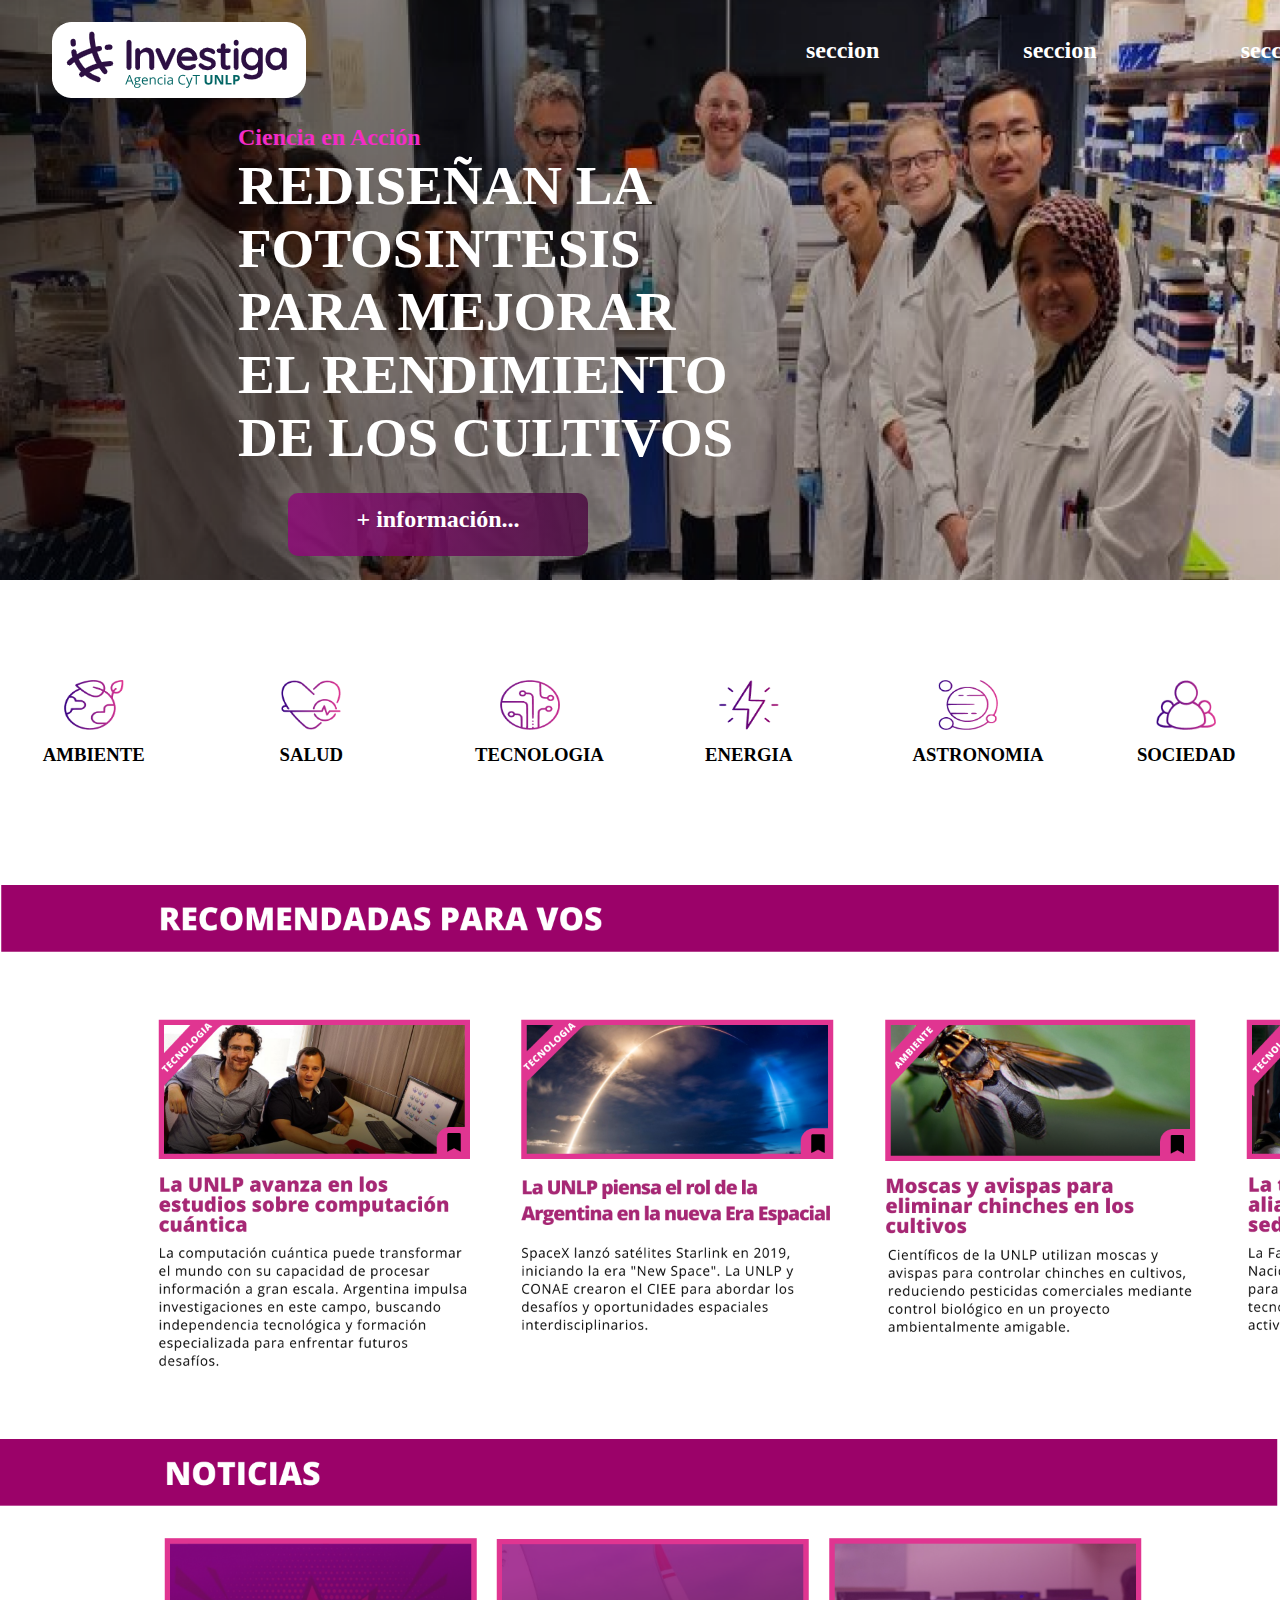
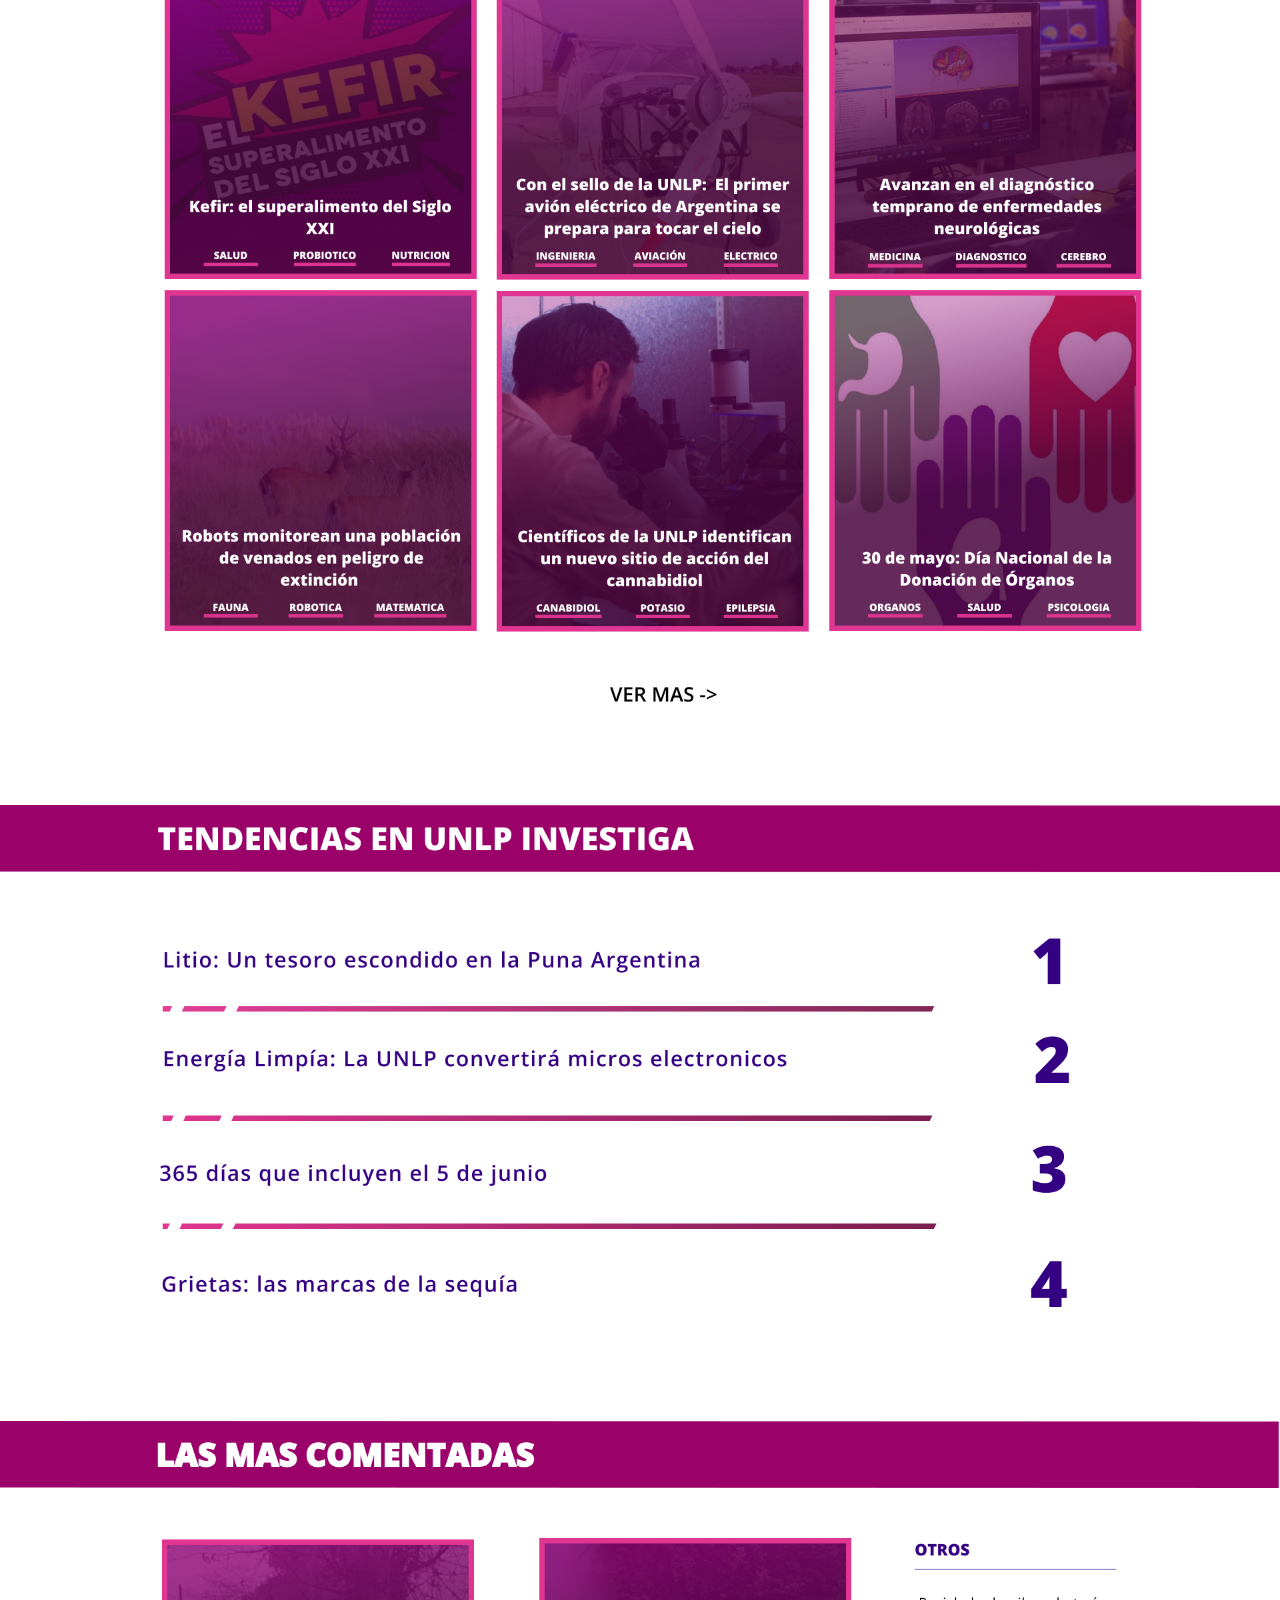
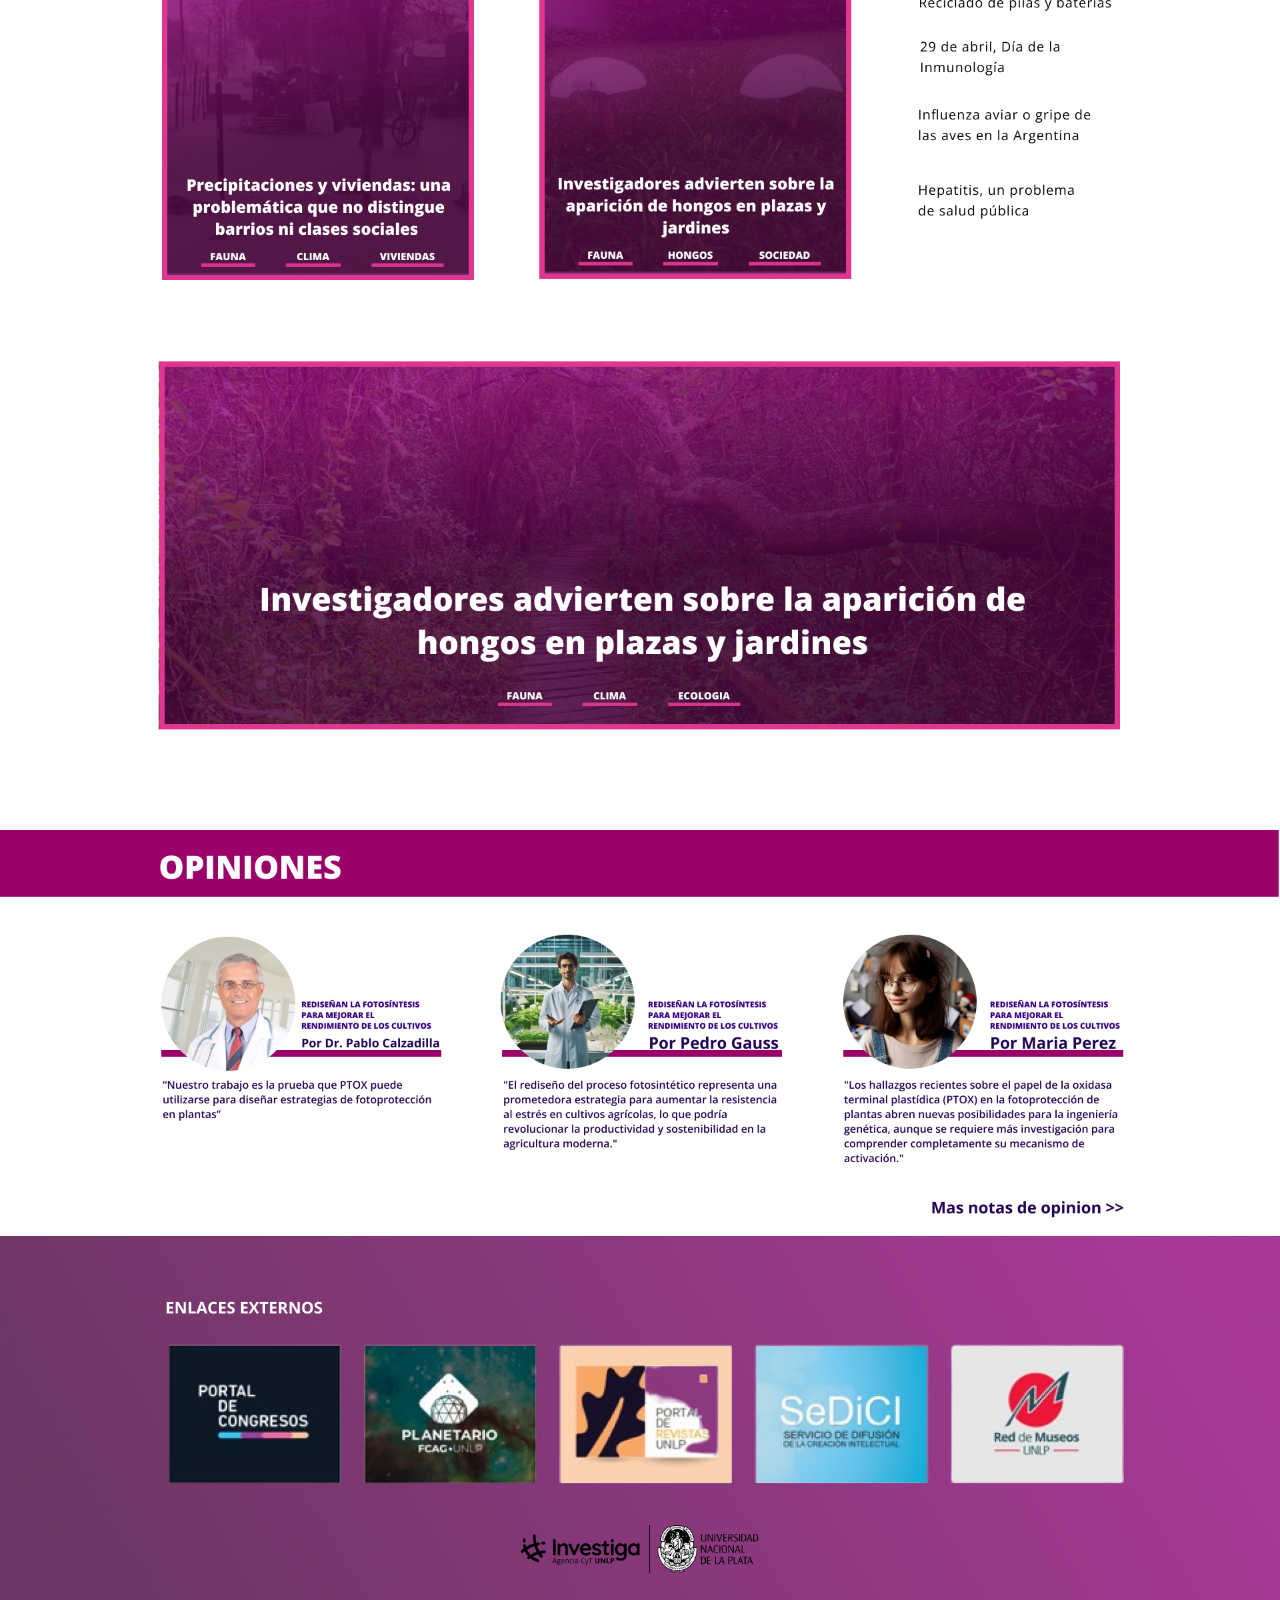
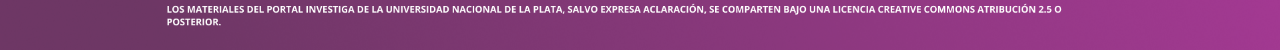
<file: home.html>
<!DOCTYPE html>
<html lang="en">
<head>
    <meta charset="UTF-8">
    <meta name="viewport" content="width=device-width, initial-scale=1.0">
    <title>Document</title>
    <link rel="stylesheet" href="./home.css">
</head>
<body>
    <header>
        <img class="logo-header" src="./img Home/logo.png" alt="logo.png">
        <div class="secciones">
            <h3>seccion</h3>
            <h3>seccion</h3>
            <h3>seccion</h3>
        </div>
        <div class="imagenes">
            <img src="./img Home/user.png" alt="user.png">
            <img src="./img Home/lupa.png" alt="lupa.png">
        </div>
    </header>
    <section class="portada">
        <div class="Texto">
            <h3 class="titulo-superior">Ciencia en Acción</h3>
            <h1 class="titulo">REDISEÑAN LA<br>FOTOSINTESIS<br>PARA MEJORAR<br>EL RENDIMIENTO<br>DE LOS CULTIVOS</h1>
            <a id="boton-info" href="./noticia.html"><h3 class="informacion">+ información...</h3></a>
        </div>
        </div>
        <img src="./img Home/img portada.png" alt="portada.jpg">
    </section>
    <section class="section1">
        <div class="caja"> 
            <img src="./img Home/topics/Ambiente.png" alt="ambiente.jpg">
            <h3 class="ambiente">AMBIENTE</h3>
        </div>
        <div class="caja">
            <img src="./img Home/topics/salud.png" alt="salud.jpg">
            <h3 class="salud">SALUD</h3>
        </div>
        <div class="caja">
            <img src="./img Home/topics/tecnologogia.png" alt="tecnologia.jpg">
            <h3 class="tecnologia">TECNOLOGIA</h3>
        </div>    
        <div class="caja">
            <img src="./img Home/topics/energia.png" alt="energia.jpg">
            <h3 class="energia">ENERGIA</h3>
        </div>
        <div class="caja">
            <img src="./img Home/topics/astronomia.png" alt="astronomia.jpg">
            <h3 class="astronomia">ASTRONOMIA</h3>
        </div>
        <div class="caja">
            <img src="./img Home/topics/sociedad.png" alt="sociedad.jpg">
            <h3 class="sociedad">SOCIEDAD</h3>
        </div>
    </section>
    <section class="section2">
        <img src="./img Home/Cuerpo.png" alt="cuerpo">
    </section>
    <footer>
        <section class="footer">
            <img src="./img Home/Footer.png" alt="footer">
        </section>
    </footer>
</body>
</html>
</file>
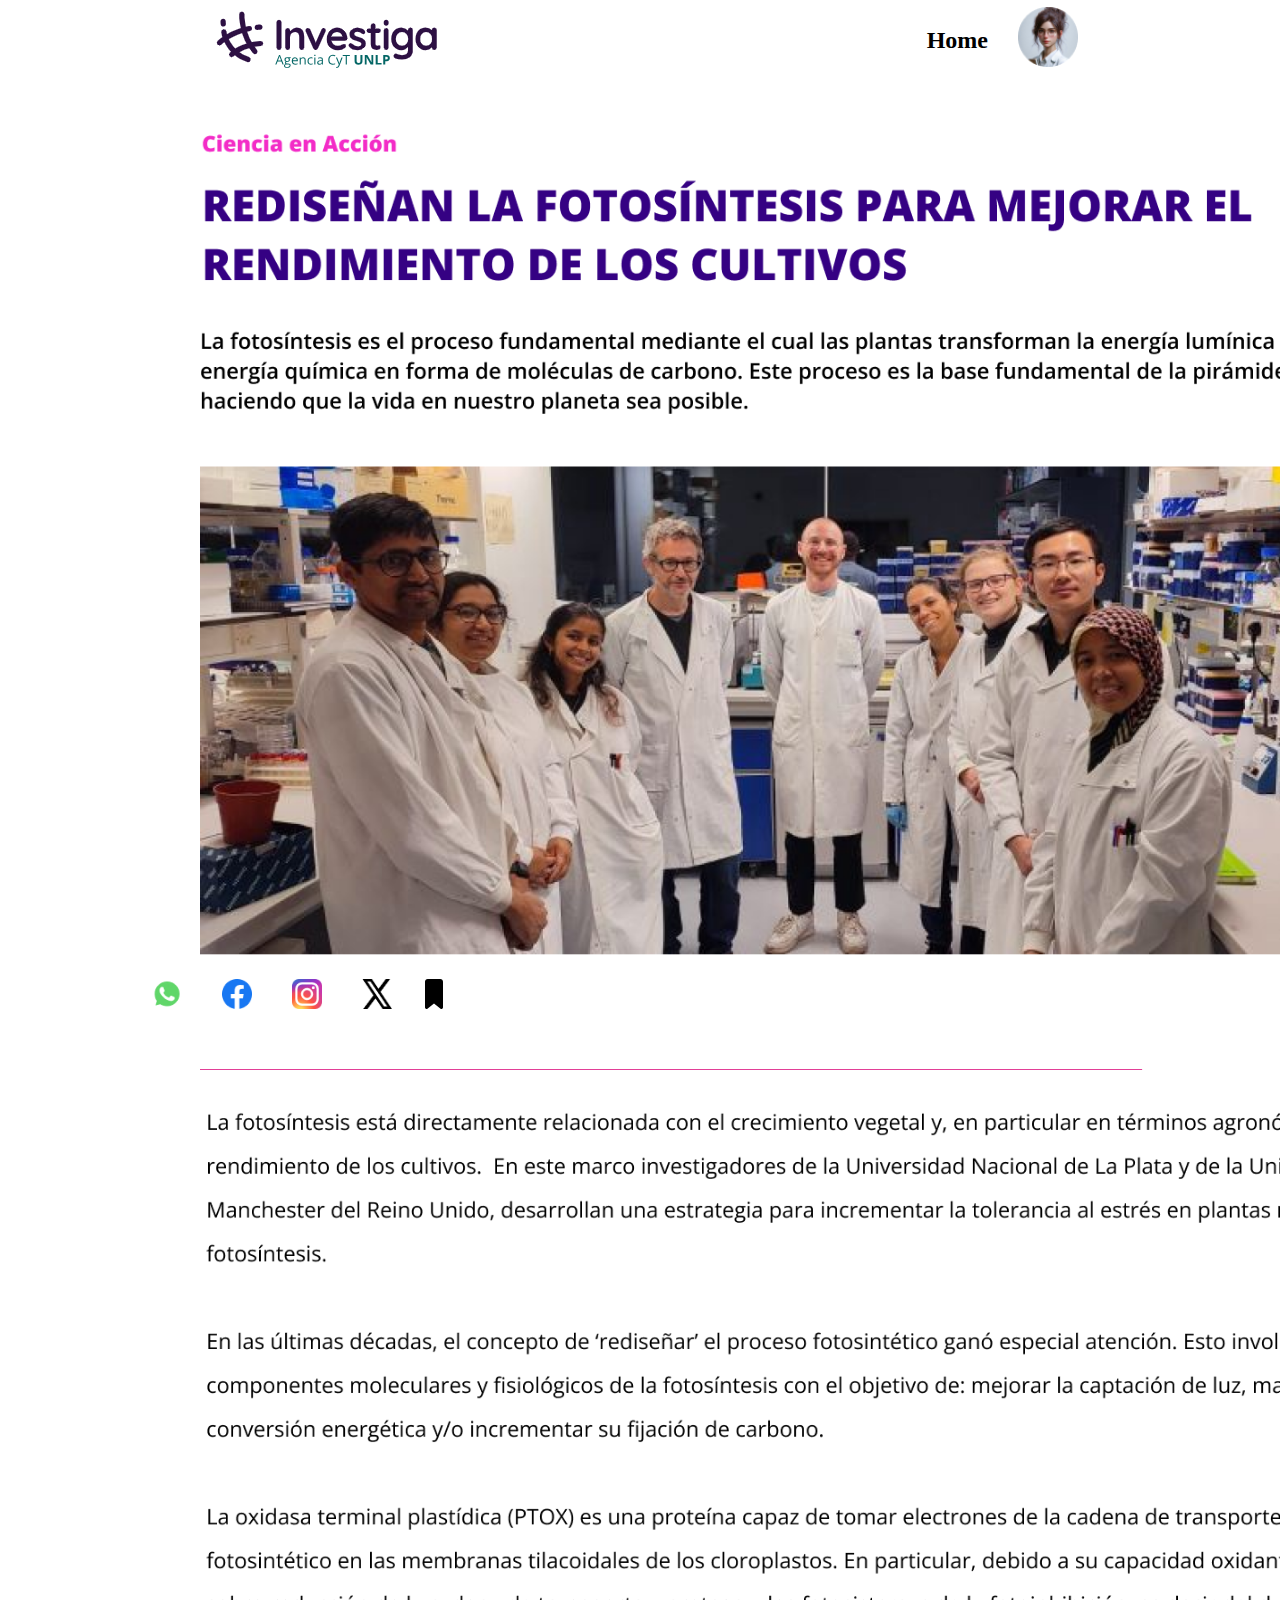
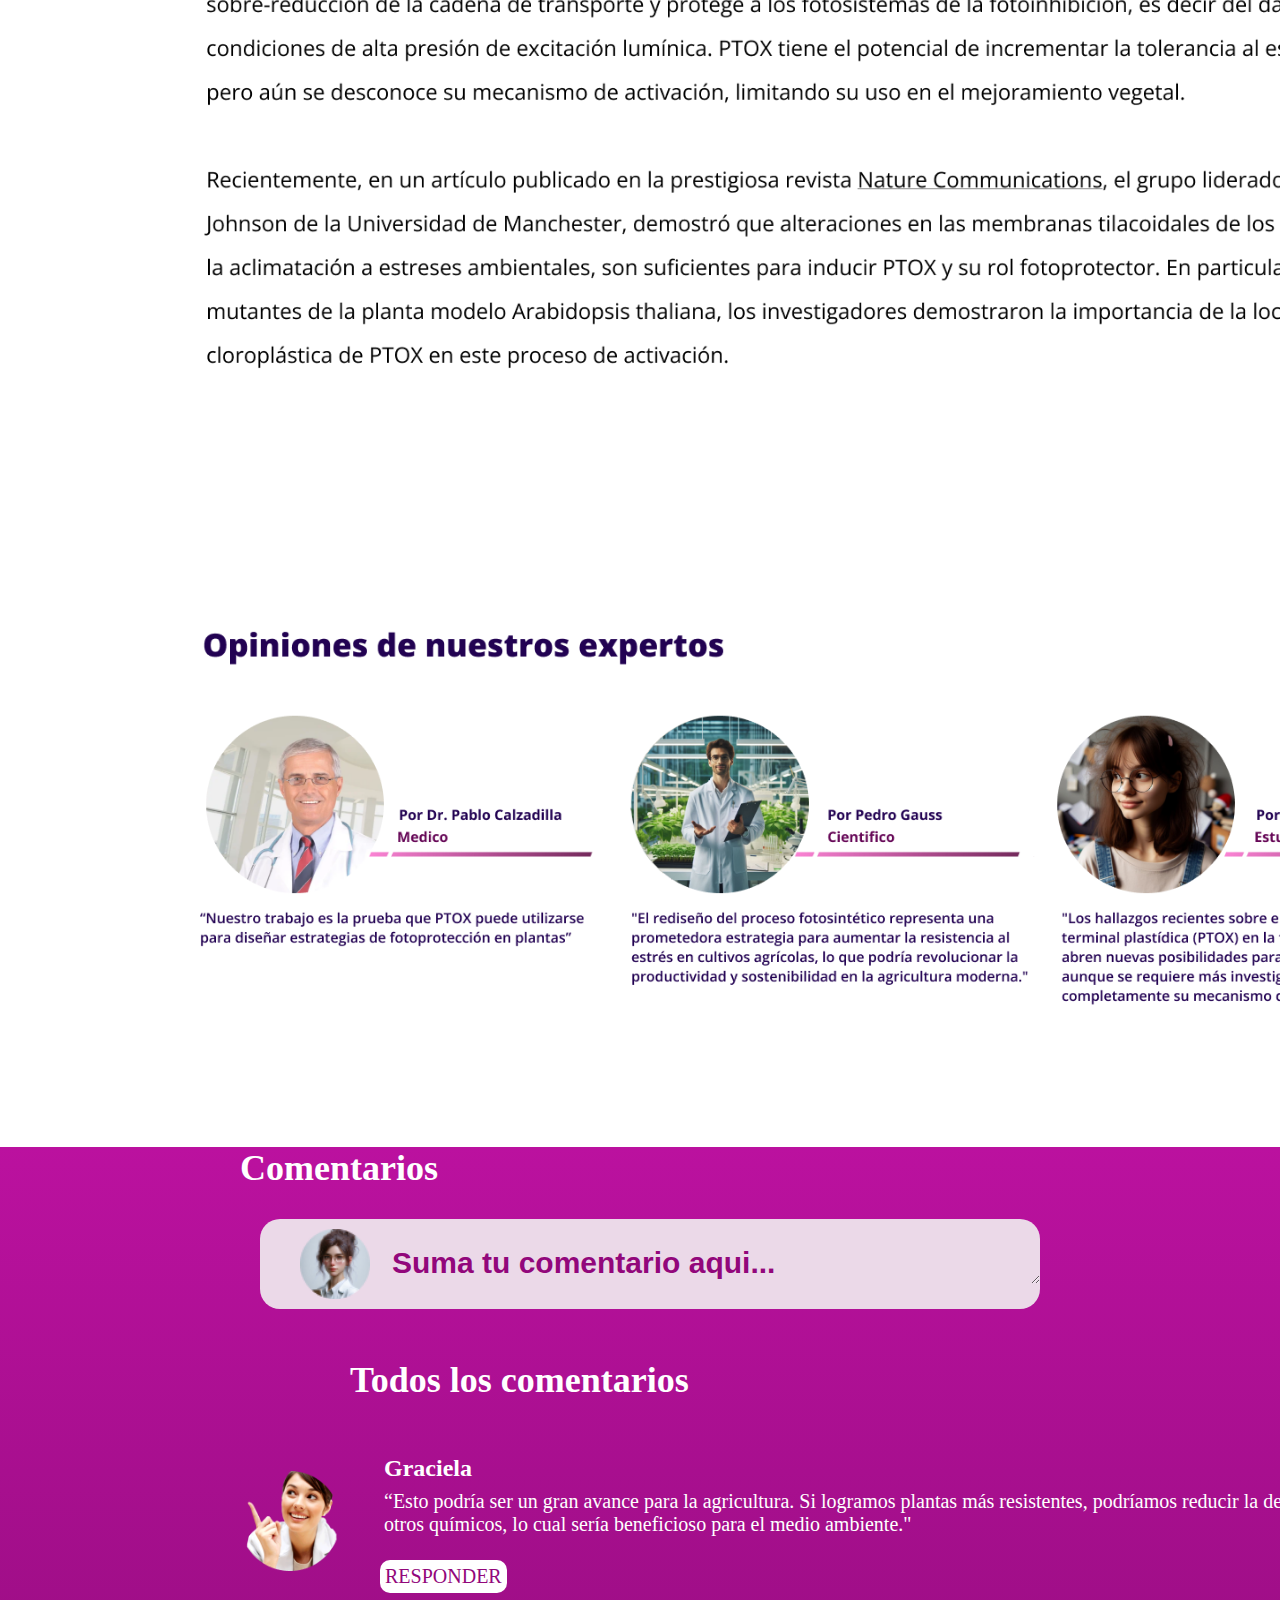
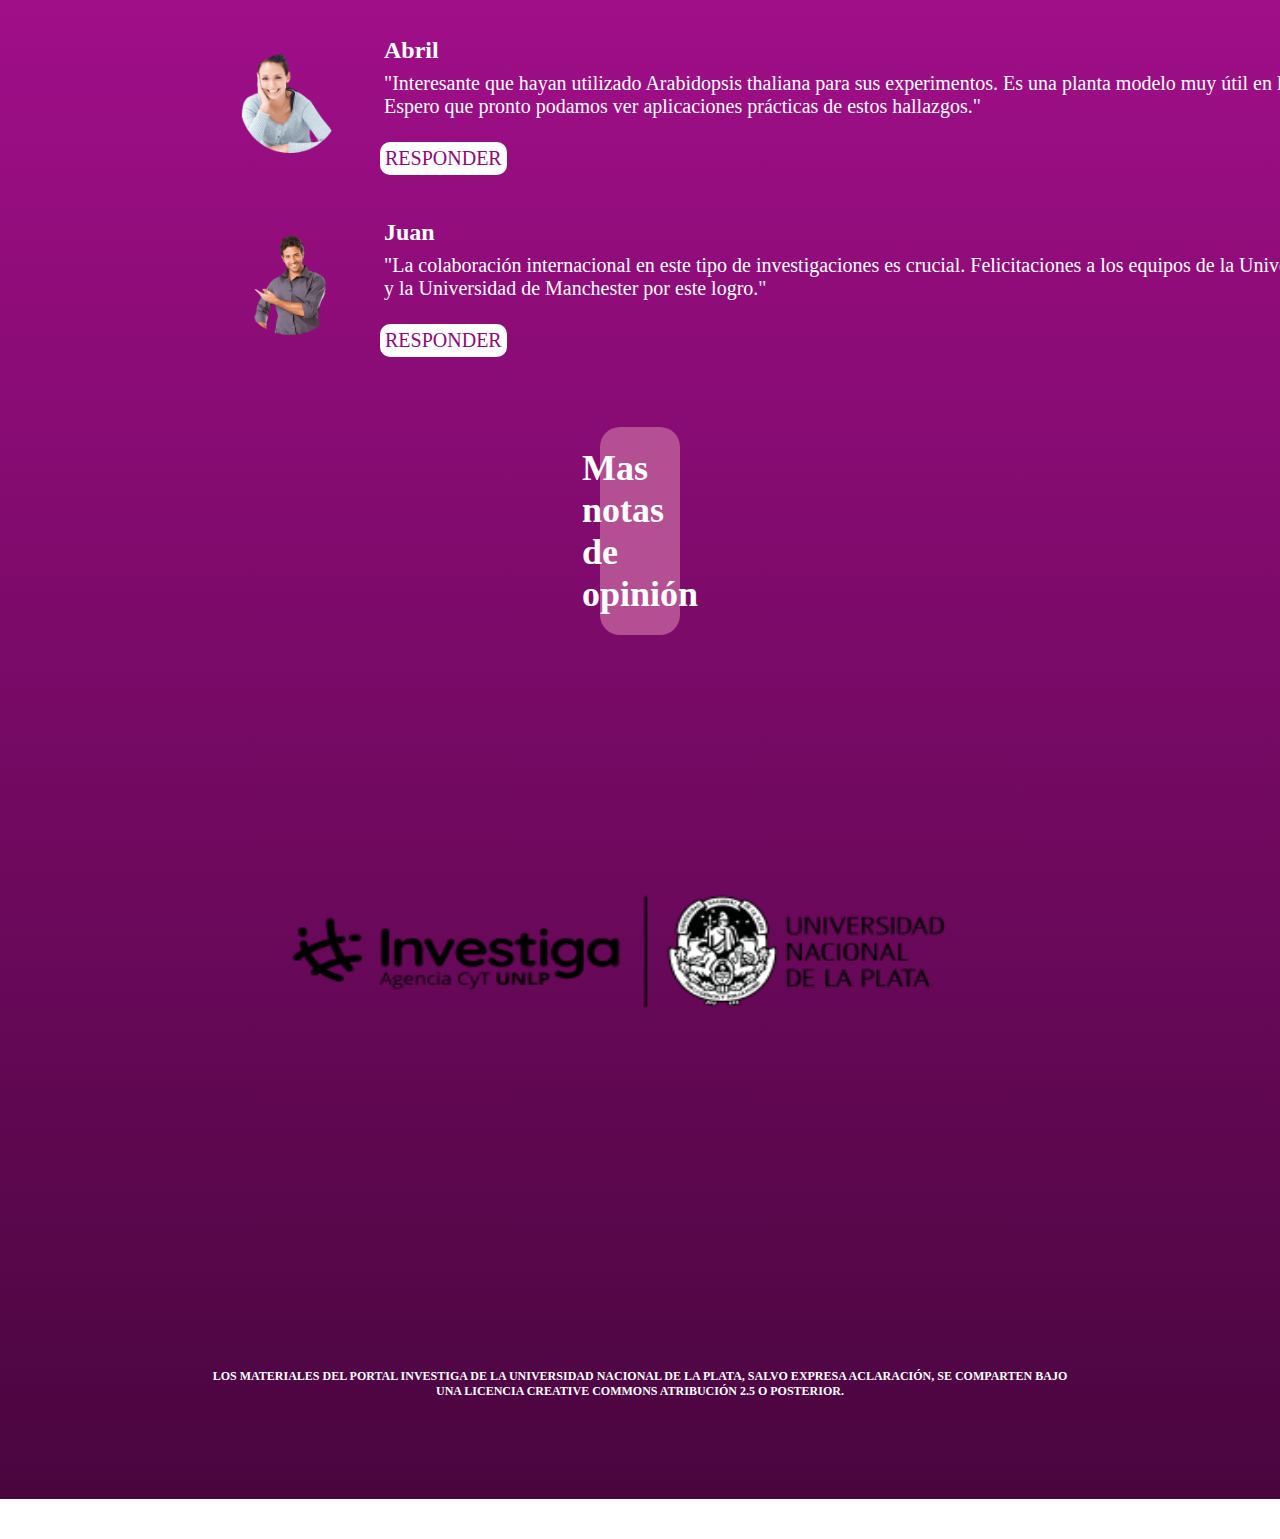
<file: noticia.html>
<!DOCTYPE html>
<html lang="en">
<head>
    <meta charset="UTF-8">
    <meta name="viewport" content="width=device-width, initial-scale=1.0">
    <title>Document</title>
    <link rel="stylesheet" href="./noticia.css">
</head>
<body>
<section class="info">

    <header>
        <img class="logo-header" src="./img Home/logo.png" alt="logo.png">
        <div class="opciones">
            <h2>Home</h3>
                <img src="./img Home/user.png" alt="user.png">
            </div>
        </header>
        <section class="foto-noticia">
            <img src="./img Noticia/encabezado.png" alt="encabezadp.png">
            <div class="redes-sociales">
                <img src="./img Noticia/redes sociales/Whatsapp.png" alt="whatsapp.png">
                <img src="./img Noticia/redes sociales/facebook.png" alt="facebook.png">
                <img src="./img Noticia/redes sociales/instagram.png" alt="instagram.png">
                <img src="./img Noticia/redes sociales/X.png" alt="X.png">
                    <svg onclick="changeColor()" id="imagen" aria-hidden="true" xmlns="http://www.w3.org/2000/svg" width="24" height="24" fill="currentColor" viewBox="0 0 24 24">
                    <path d="M7.833 2c-.507 0-.98.216-1.318.576A1.92 1.92 0 0 0 6 3.89V21a1 1 0 0 0 1.625.78L12 18.28l4.375 3.5A1 1 0 0 0 18 21V3.889c0-.481-.178-.954-.515-1.313A1.808 1.808 0 0 0 16.167 2H7.833Z"/>
                    </svg>
                  
            </div>
        </section>
        <section class="texto">
            <img src="./img Noticia/TEXTO.png" alt="texto.png">
        </section>
        <section class="opiniones">
            <img src="./img Noticia/OPINIONES.png" alt="opiniones.png">
        </section>
</section>
<footer>
    <section class="info">
        <h2 class="comentarios">Comentarios</h2>
        <section class="coment-user">
            <img src="./img Home/user.png" alt="user.png">
            <textarea class="input" type="text" placeholder="Suma tu comentario aqui..."></textarea>
            <div class="enviar">
                <img src="./img Noticia/enviar.png" alt="enviar">
            </div>
        </section>
        <section class="coment-titulo">
            <h2>Todos los comentarios</h2>
        </section>
        <section class="coment">
            <div class="caja">
                <img src="./img Noticia/user-1.png" alt="userX">
                <div class="txt">
                    <h4>Graciela</h4>
                    <h5>“Esto podría ser un gran avance para la agricultura. Si logramos plantas más resistentes, podríamos reducir la dependencia de pesticidas y otros químicos, lo cual sería beneficioso para el medio ambiente."</h5>
                    <h3 class="responder">RESPONDER</h4>
                    </div>
                </div>
                <div class="caja">
                    <img src="./img Noticia/user-2.png" alt="userX">
                    <div class="txt">
                        <h4>Abril</h4>
                        <h5>"Interesante que hayan utilizado Arabidopsis thaliana para sus experimentos. Es una planta modelo muy útil en la  investigación genética. Espero que pronto podamos ver aplicaciones prácticas de estos hallazgos."</h5>
                        <h3 class="responder">RESPONDER</h4>
                        </div>
                    </div>
                    <div class="caja">
                        <img src="./img Noticia/user-3.png" alt="userX">
                        <div class="txt">
                            <h4>Juan</h4>
                            <h5>"La colaboración internacional en este tipo de investigaciones es crucial. Felicitaciones a los equipos de la Universidad Nacional de La Plata y la Universidad de Manchester por este logro."</h5>
                            <h3 class="responder">RESPONDER</h4>
                            </div>
                        </div>   
                    </section>
                    <h2 class="cargarmascomentarios">Mas notas de opinión</h2>
                    <section class="FootER">
                        <img src="./img Noticia/Logo UNLP.png" alt="Logo">
                    </section>
                    <h5 class="texto-final">LOS MATERIALES DEL PORTAL INVESTIGA DE LA UNIVERSIDAD NACIONAL DE LA PLATA, SALVO EXPRESA ACLARACIÓN, SE COMPARTEN BAJO UNA LICENCIA CREATIVE COMMONS ATRIBUCIÓN 2.5 O POSTERIOR.
                    </h5>
        </section>
    </footer>
    <script>
        let guardar = 0
        function changeColor() {
            if (guardar === 0){    
                document.getElementById("imagen").style.fill = "#F32CC7";
                guardar = 1
            } else if(guardar === 1){
                document.getElementById("imagen").style.fill = "black";
                guardar = 0
            }
        }
    </script>
</body>
</html>
</file>
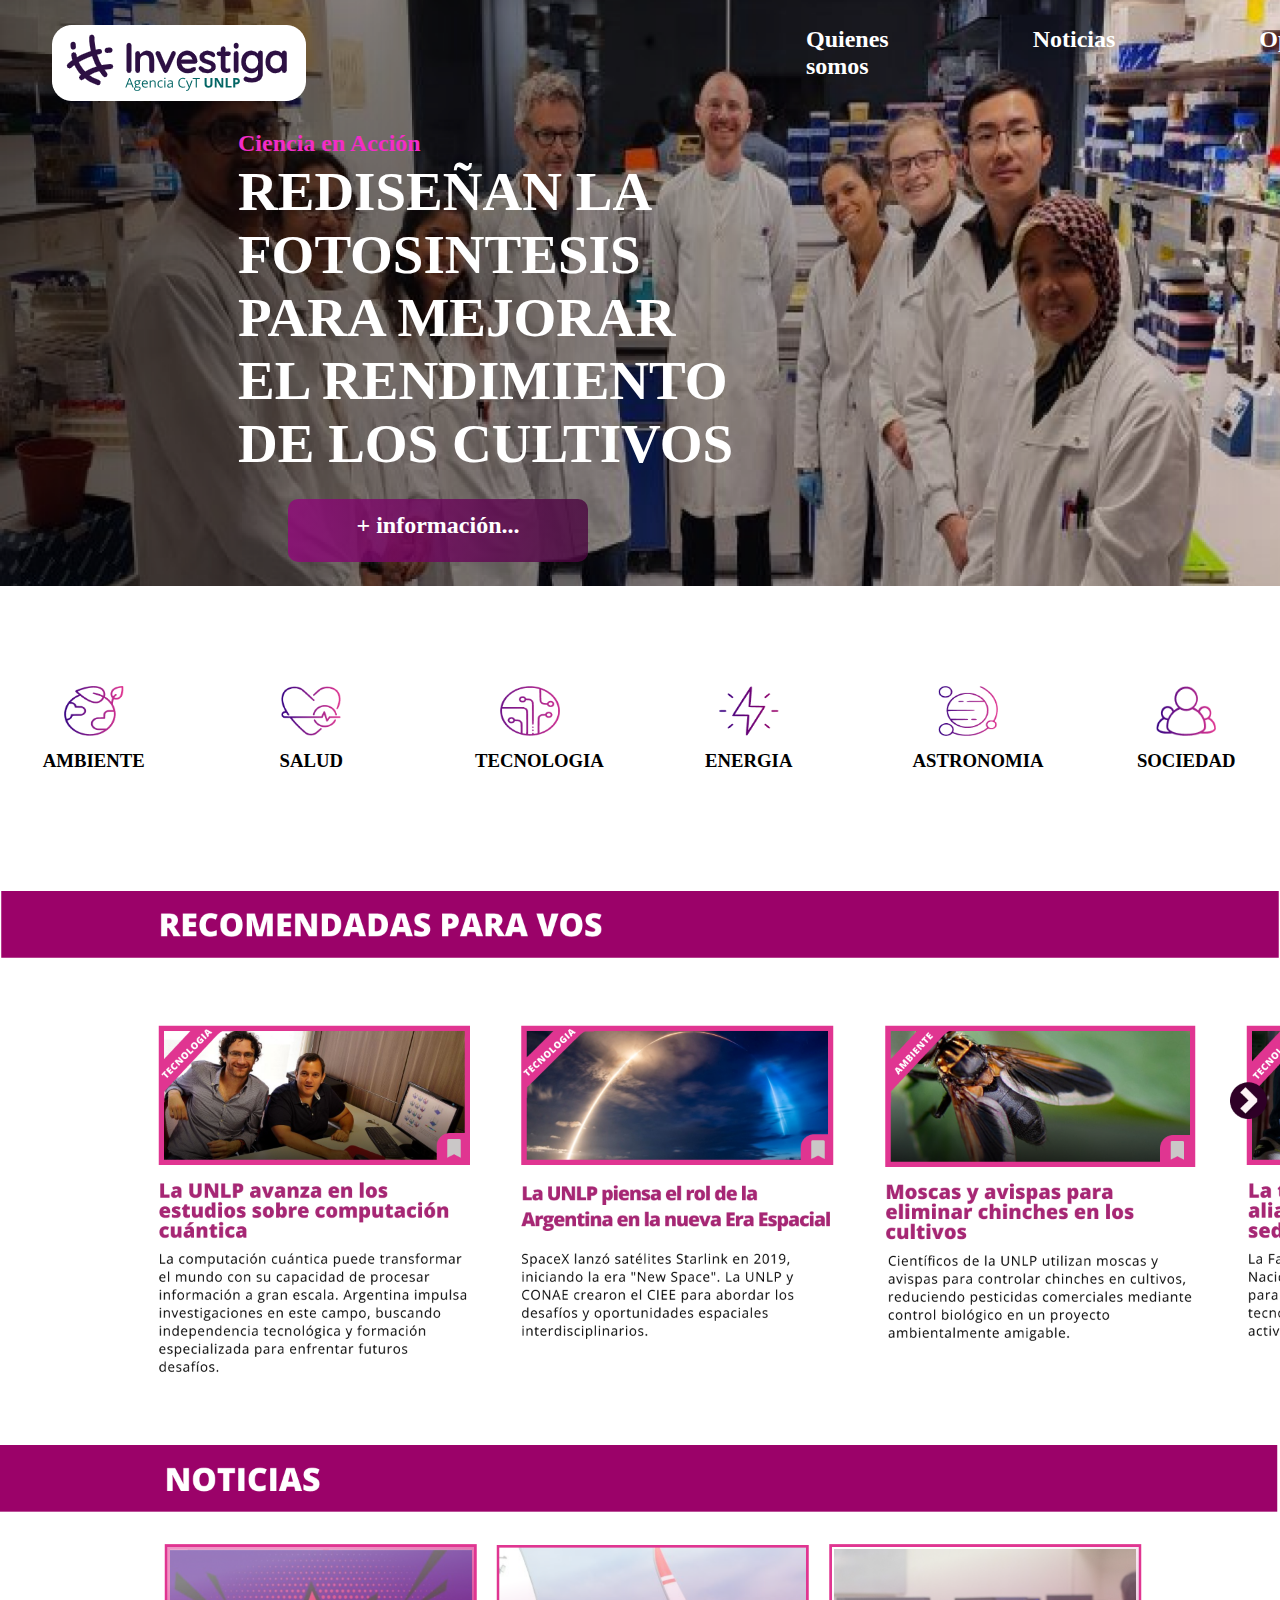
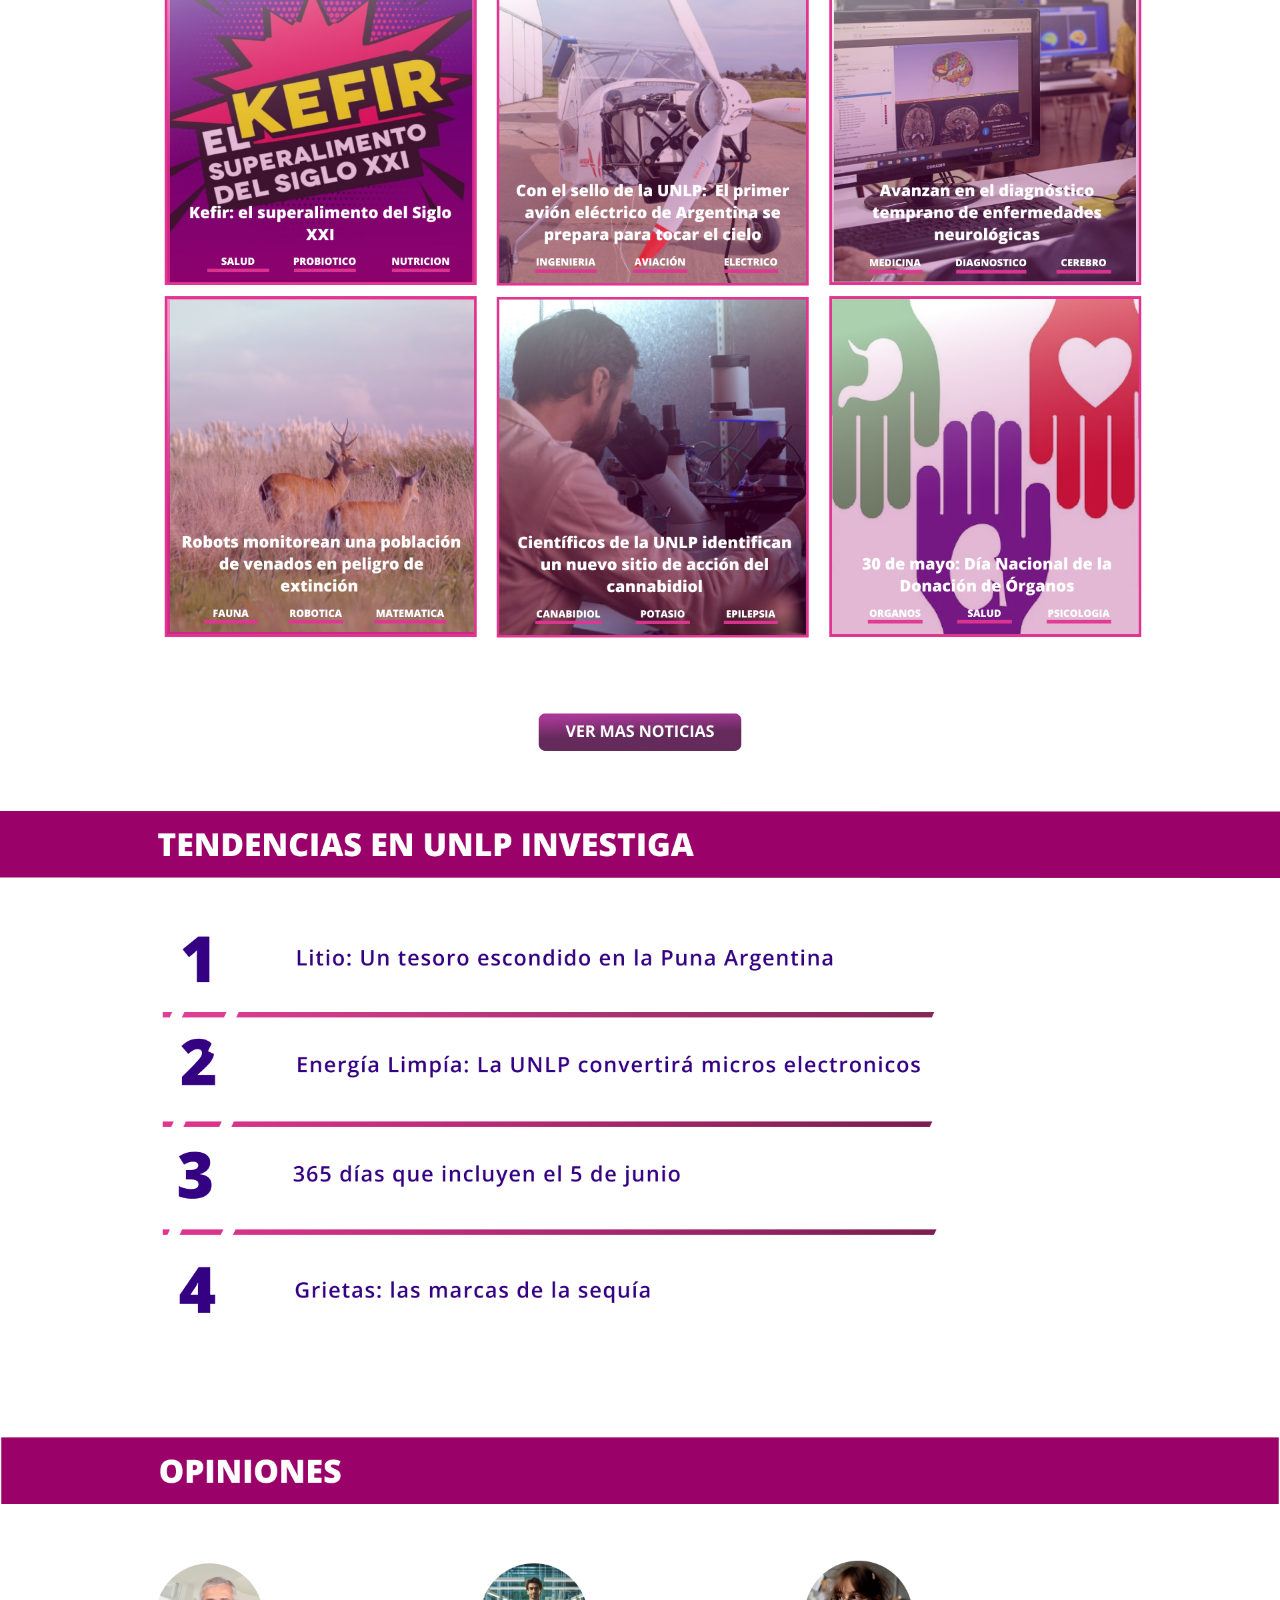
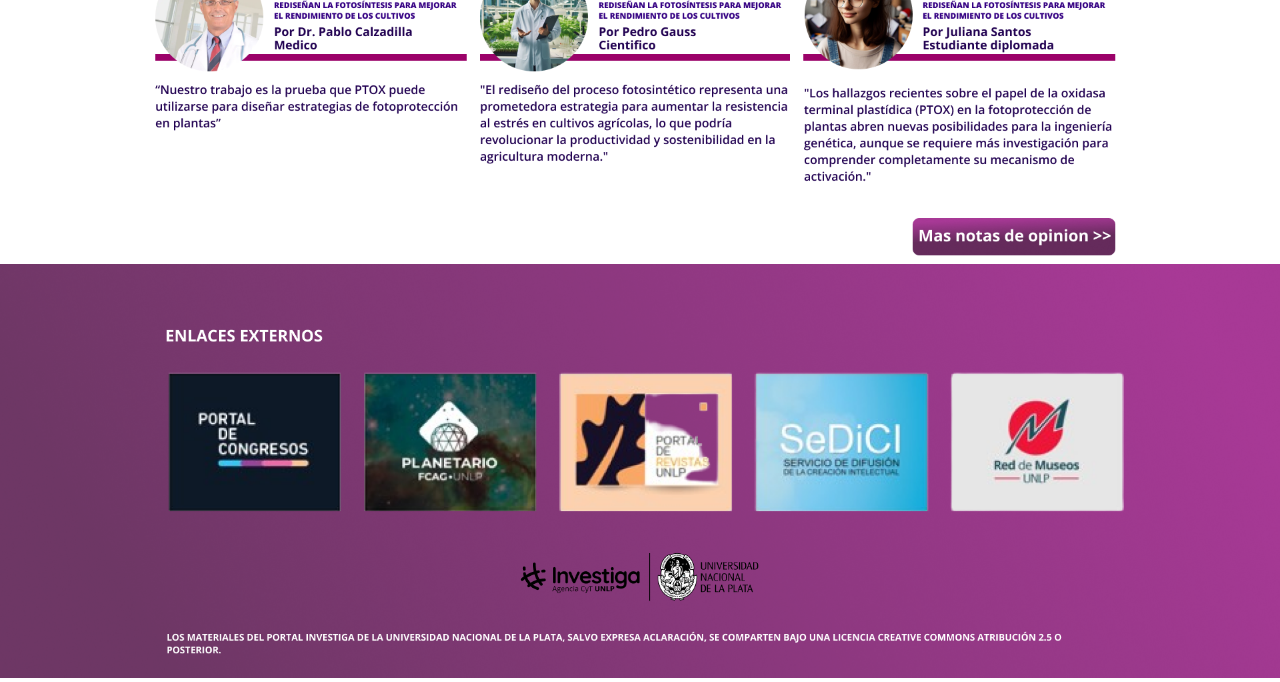
<file: TP2/home.html>
<!DOCTYPE html>
<html lang="en">
<head>
    <meta charset="UTF-8">
    <meta name="viewport" content="width=device-width, initial-scale=1.0">
    <title>Document</title>
    <link rel="stylesheet" href="./home.css">
</head>
<body>
    <header>
        <img class="logo-header" src="./img Home/logo.png" alt="logo.png">
        <div class="secciones">
            <h3>Quienes somos</h3>
            <h3>Noticias</h3>
            <h3>Opiniones</h3>
        </div>
        <div class="imagenes">
            <img src="./img Home/user.png" alt="user.png">
            <img src="./img Home/lupa.png" alt="lupa.png">
        </div>
    </header>
    <section class="portada">
        <div class="Texto">
            <h3 class="titulo-superior">Ciencia en Acción</h3>
            <h1 class="titulo">REDISEÑAN LA<br>FOTOSINTESIS<br>PARA MEJORAR<br>EL RENDIMIENTO<br>DE LOS CULTIVOS</h1>
            <a id="boton-info" href="./noticia.html"><h3 class="informacion">+ información...</h3></a>
        </div>
        </div>
        <img src="./img Home/img portada.png" alt="portada.jpg">
    </section>
    <section class="section1">
        <div class="caja"> 
            <img src="./img Home/topics/Ambiente.png" alt="ambiente.jpg">
            <h3 class="ambiente">AMBIENTE</h3>
        </div>
        <div class="caja">
            <img src="./img Home/topics/salud.png" alt="salud.jpg">
            <h3 class="salud">SALUD</h3>
        </div>
        <div class="caja">
            <img src="./img Home/topics/tecnologogia.png" alt="tecnologia.jpg">
            <h3 class="tecnologia">TECNOLOGIA</h3>
        </div>    
        <div class="caja">
            <img src="./img Home/topics/energia.png" alt="energia.jpg">
            <h3 class="energia">ENERGIA</h3>
        </div>
        <div class="caja">
            <img src="./img Home/topics/astronomia.png" alt="astronomia.jpg">
            <h3 class="astronomia">ASTRONOMIA</h3>
        </div>
        <div class="caja">
            <img src="./img Home/topics/sociedad.png" alt="sociedad.jpg">
            <h3 class="sociedad">SOCIEDAD</h3>
        </div>
    </section>
    <section class="section2">
        <img src="./img Home/Cuerpo.png" alt="cuerpo">
    </section>
    <footer>
        <section class="footer">
            <img src="./img Home/Footer.png" alt="footer">
        </section>
    </footer>
</body>
</html>
</file>
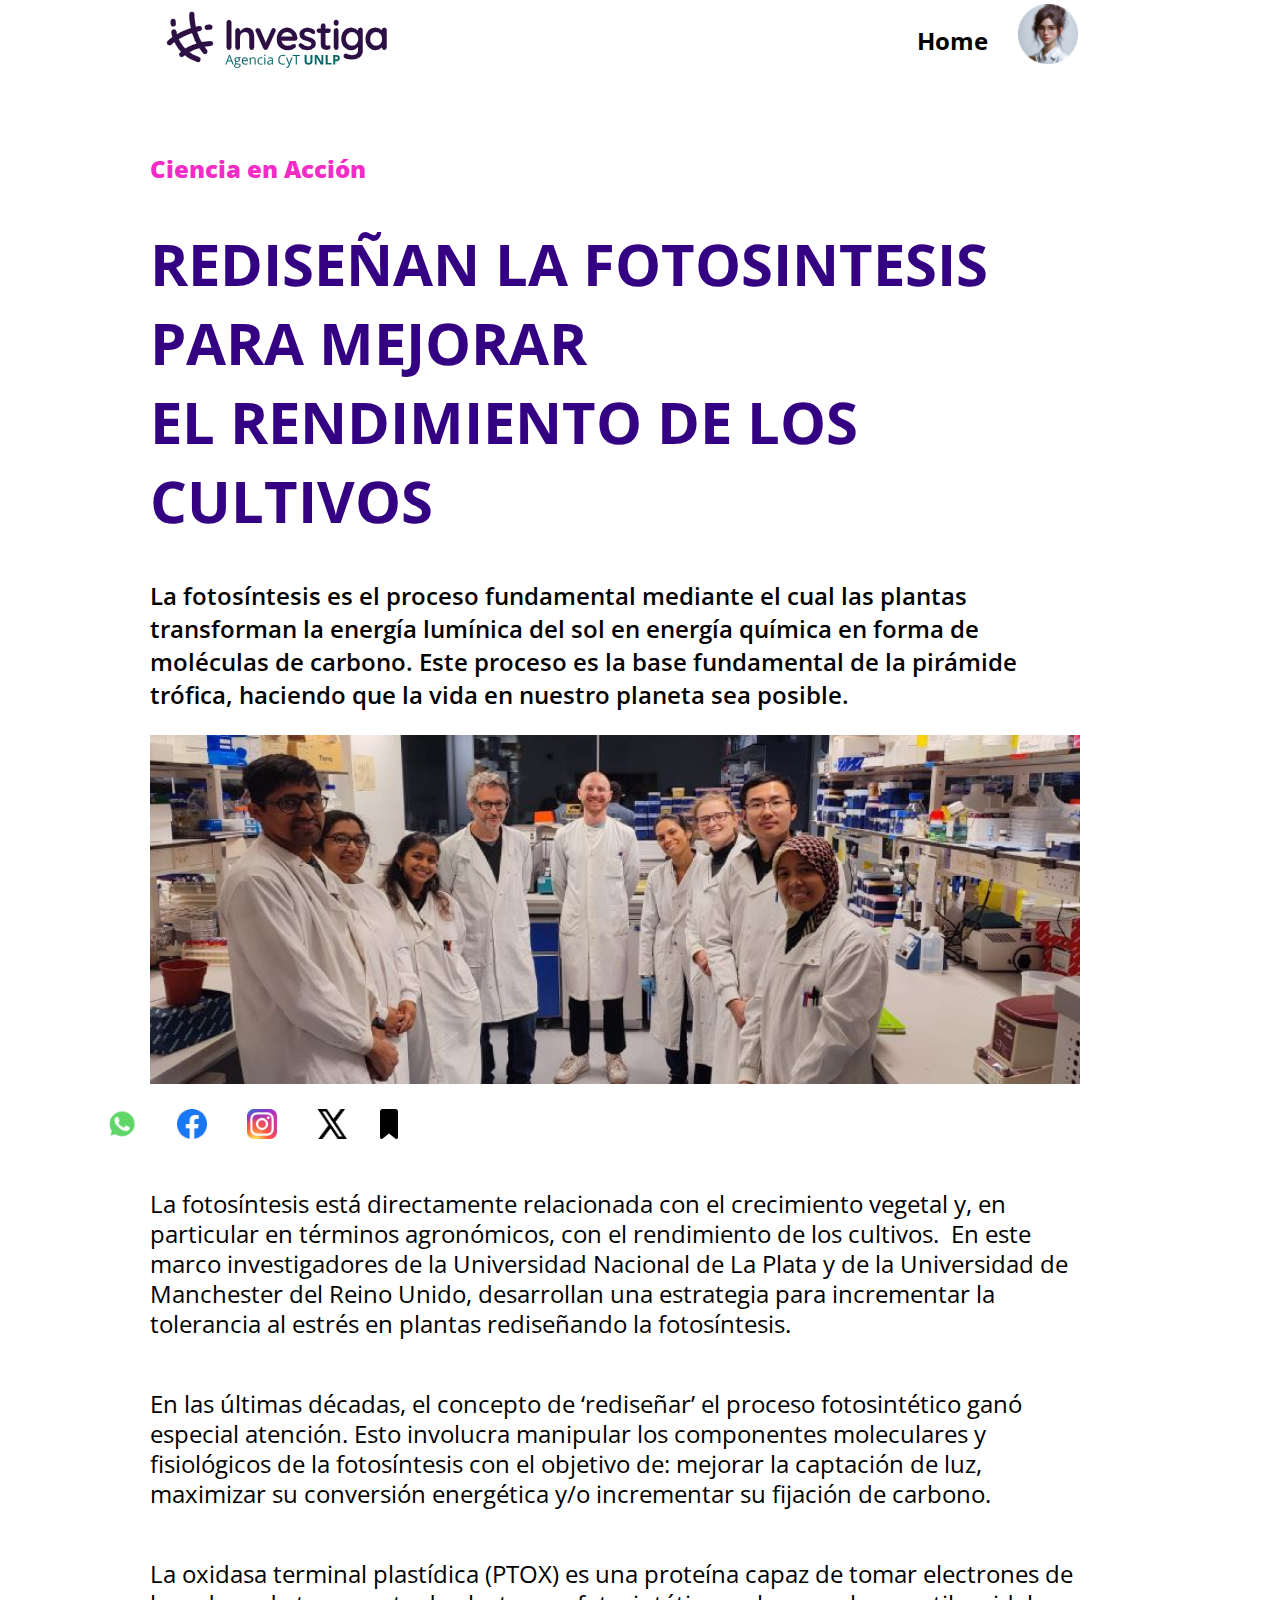
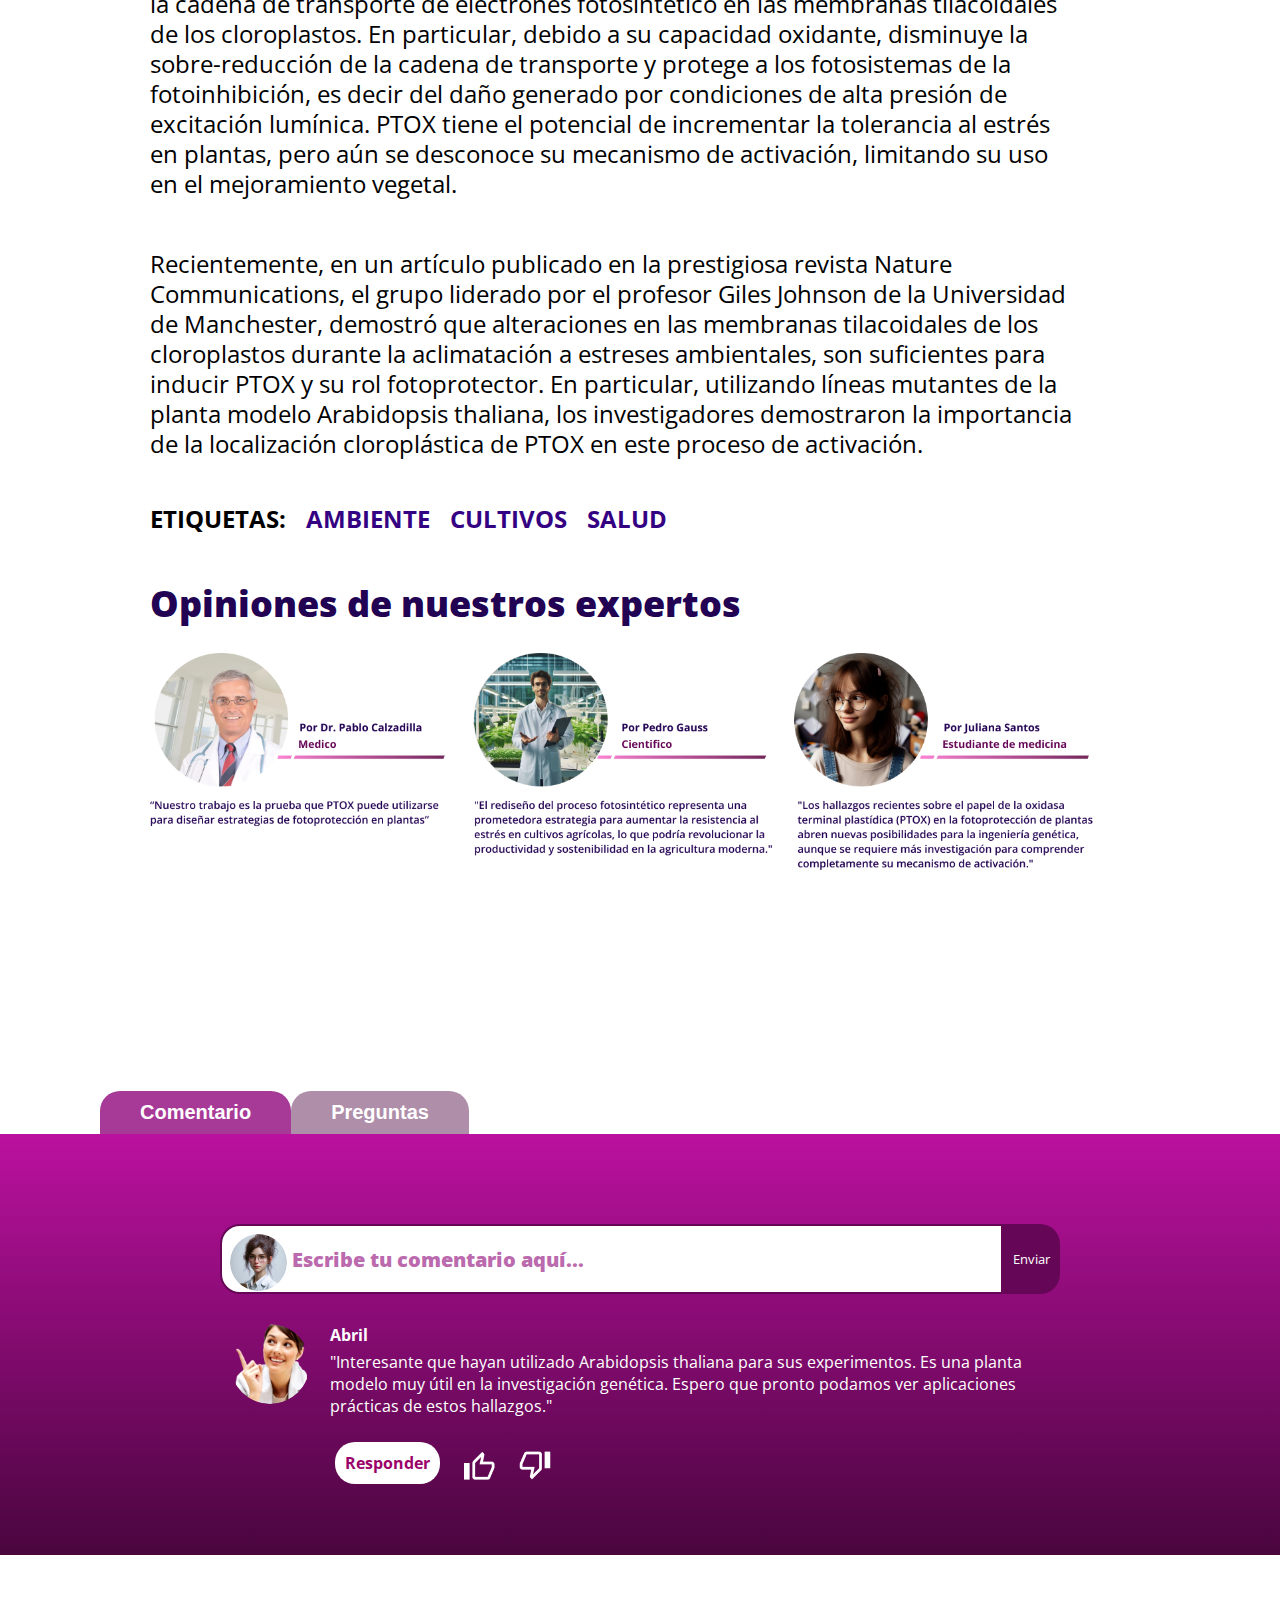
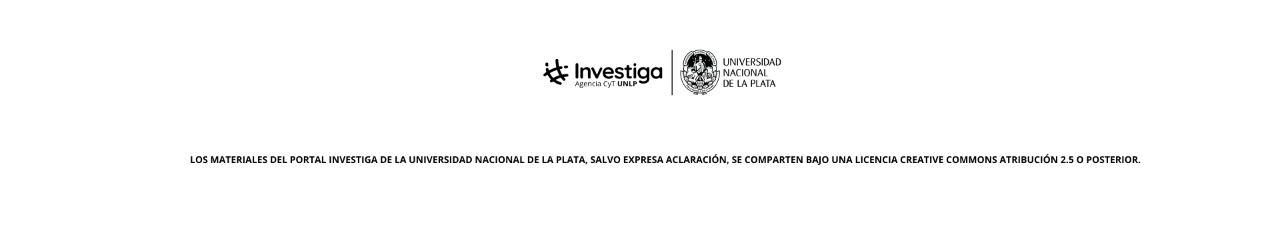
<file: TP2/noticia.html>
<!DOCTYPE html>
<html lang="en">
<head>
    <meta charset="UTF-8">
    <meta name="viewport" content="width=device-width, initial-scale=1.0">
    <title>Document</title>
    <link rel="stylesheet" href="./noticia.css">
    <link href='https://fonts.googleapis.com/css?family=Open Sans' rel='stylesheet'>
</head>
<body>
<section class="info">

    <header>
        <img class="logo-header" src="./img Home/logo.png" alt="logo.png">
        <div class="opciones">
            <h2><a href="./home.html">Home</h3></a>
                <img src="./img Home/user.png" alt="user.png">
            </div>
        </header>
         <section class="Noticia">
            <h3>Ciencia en Acción</h3>
            <h1>REDISEÑAN LA FOTOSINTESIS PARA MEJORAR<br>EL RENDIMIENTO DE LOS CULTIVOS</h1>
            <p>La fotosíntesis es el proceso fundamental mediante el cual las plantas transforman la energía lumínica del sol en 
                energía química en forma de moléculas de carbono. Este proceso es la base fundamental de la pirámide trófica, 
                haciendo que la vida en nuestro planeta sea posible.</p>
            <img src="./img Noticia/Img-noticia.png" alt="">

         </section>
            <div class="redes-sociales">
                <img src="./img Noticia/redes sociales/Whatsapp.png" alt="whatsapp.png">
                <img src="./img Noticia/redes sociales/facebook.png" alt="facebook.png">
                <img src="./img Noticia/redes sociales/instagram.png" alt="instagram.png">
                <img src="./img Noticia/redes sociales/X.png" alt="X.png">
                    <svg onclick="changeColor()" id="imagen" aria-hidden="true" xmlns="http://www.w3.org/2000/svg" width="24" height="24" fill="currentColor" viewBox="0 0 24 24">
                    <path d="M7.833 2c-.507 0-.98.216-1.318.576A1.92 1.92 0 0 0 6 3.89V21a1 1 0 0 0 1.625.78L12 18.28l4.375 3.5A1 1 0 0 0 18 21V3.889c0-.481-.178-.954-.515-1.313A1.808 1.808 0 0 0 16.167 2H7.833Z"/>
                    </svg>
                </div>
            </section>
        <section class="informacion">
            <p>
                La fotosíntesis está directamente relacionada con el crecimiento vegetal y, en particular en términos agronómicos, con el 
                rendimiento de los cultivos.  En este marco investigadores de la Universidad Nacional de La Plata y de la Universidad de 
                Manchester del Reino Unido, desarrollan una estrategia para incrementar la tolerancia al estrés en plantas rediseñando la 
                fotosíntesis.
            </p>
            <p>
                En las últimas décadas, el concepto de ‘rediseñar’ el proceso fotosintético ganó especial atención. Esto involucra manipular los 
                componentes moleculares y fisiológicos de la fotosíntesis con el objetivo de: mejorar la captación de luz, maximizar su 
                conversión energética y/o incrementar su fijación de carbono. 
            </p>  
            <p> 
                La oxidasa terminal plastídica (PTOX) es una proteína capaz de tomar electrones de la cadena de transporte de electrones 
                fotosintético en las membranas tilacoidales de los cloroplastos. En particular, debido a su capacidad oxidante, disminuye la 
                sobre-reducción de la cadena de transporte y protege a los fotosistemas de la fotoinhibición, es decir del daño generado por 
                condiciones de alta presión de excitación lumínica. PTOX tiene el potencial de incrementar la tolerancia al estrés en plantas, 
                pero aún se desconoce su mecanismo de activación, limitando su uso en el mejoramiento vegetal.
            </p>
            <p> 
                Recientemente, en un artículo publicado en la prestigiosa revista Nature Communications, el grupo liderado por el profesor Giles 
                Johnson de la Universidad de Manchester, demostró que alteraciones en las membranas tilacoidales de los cloroplastos durante 
                la aclimatación a estreses ambientales, son suficientes para inducir PTOX y su rol fotoprotector. En particular, utilizando líneas 
                mutantes de la planta modelo Arabidopsis thaliana, los investigadores demostraron la importancia de la localización 
                cloroplástica de PTOX en este proceso de activación.  
            </p>
        <section class="etiquetas">
            <h2>ETIQUETAS:</h2>
            <div class="temas">
                <H2>AMBIENTE</H2>
                <H2>CULTIVOS</H2>
                <H2>SALUD</H2>
            </div>
        </section>
        <section class="opiniones">
            <h1>Opiniones de nuestros expertos</h1>
            <img src="./img Noticia/OPINIONES.png" alt="opiniones">
            <div class="Boton-opinion">
                <h2><a href="./opiniones.Html">Mas opiniones</a></h2>
            </div>
        </section>
    </section>
    <section><!-- caja de comentarios -->
        <div class="tab-container">
            <div class="tabs">
                <button class="tab active" onclick="openTab(event, 'comentario')">Comentario</button>
                <button class="tab" onclick="openTab(event, 'preguntas')">Preguntas</button>
            </div>
            <div class="tab-content">
                <div id="comentario" class="tab-pane active">
                    <div class="comment-form">
                        <img src="./img Home/user.png" alt="Foto de perfil" class="profile-pic">
                        <textarea placeholder="Escribe tu comentario aquí..."></textarea>
                        <button>Enviar</button>
                    </div>
                    <div class="comment">
                        <img src="./img Noticia/user-1.png" alt="Foto de perfil" class="profile">
                        <div class="comment-content">
                            <p class="username">Abril</p>
                            <p class="text">"Interesante que hayan utilizado Arabidopsis thaliana para sus experimentos. Es una planta modelo muy útil en la  investigación genética. Espero que pronto podamos ver aplicaciones prácticas de estos hallazgos."</p>
                            <div class="comment-actions">
                                <button><h3>Responder</h3></button>
                                <button><img src="./img Noticia/like.png" alt="Me gusta"></button>
                                <button><img src="./img Noticia/dislike.png" alt="No me gusta"></button>
                                
                            </div>
                        </div>
                    </div>
                    <!-- Puedes agregar más comentarios aquí -->
                </div>
                <div id="preguntas" class="tab-pane">
                    <div class="comment-form">
                        <img src="./img Home/user.png" alt="Foto de perfil" class="profile-pic">
                        <textarea placeholder="Escribe tu pregunta aquí..."></textarea>
                        <button>Enviar</button>
                    </div>
                    <div class="comment">
                        <img src="./img Noticia/user-2.png" alt="Foto de perfil" class="profile">
                        <div class="comment-content">
                            <p class="username">Graciela</p>
                            <p class="text">“¿Esto podría ser un gran avance para la agricultura? Si logramos plantas más resistentes, ¿podríamos reducir la dependencia de pesticidas y otros químicos?"</p>
                            <div class="comment-actions">
                                <button><h3>Responder</h3></button>
                                <button><img src="./img Noticia/like.png" alt="Me gusta"></button>
                                <button><img src="./img Noticia/dislike.png" alt="No me gusta"></button>
                                
                            </div>
                        </div>
                    </div>
                    <!-- Puedes agregar más preguntas aquí -->
                </div>
            </div>
        </div>
    </section>
                  
<footer>
    <img src="./img Noticia/footer.png" alt="">
</footer>
    <script>
        function openTab(evt, tabName) {
            var tabPanes = document.getElementsByClassName("tab-pane");
            for (var i = 0; i < tabPanes.length; i++) {
                tabPanes[i].style.display = "none";
            }

            var tabs = document.getElementsByClassName("tab");
            for (var i = 0; i < tabs.length; i++) {
                tabs[i].className = tabs[i].className.replace(" active", "");
            }

            document.getElementById(tabName).style.display = "block";
            evt.currentTarget.className += " active";
        }

        document.getElementById("comentario").style.display = "block";
    </script>
    <script>
        let guardar = 0
        function changeColor() {
            if (guardar === 0){    
                document.getElementById("imagen").style.fill = "#F32CC7";
                guardar = 1
            } else if(guardar === 1){
                document.getElementById("imagen").style.fill = "black";
                guardar = 0
            }
        }
    </script>
</body>
</html>
</file>
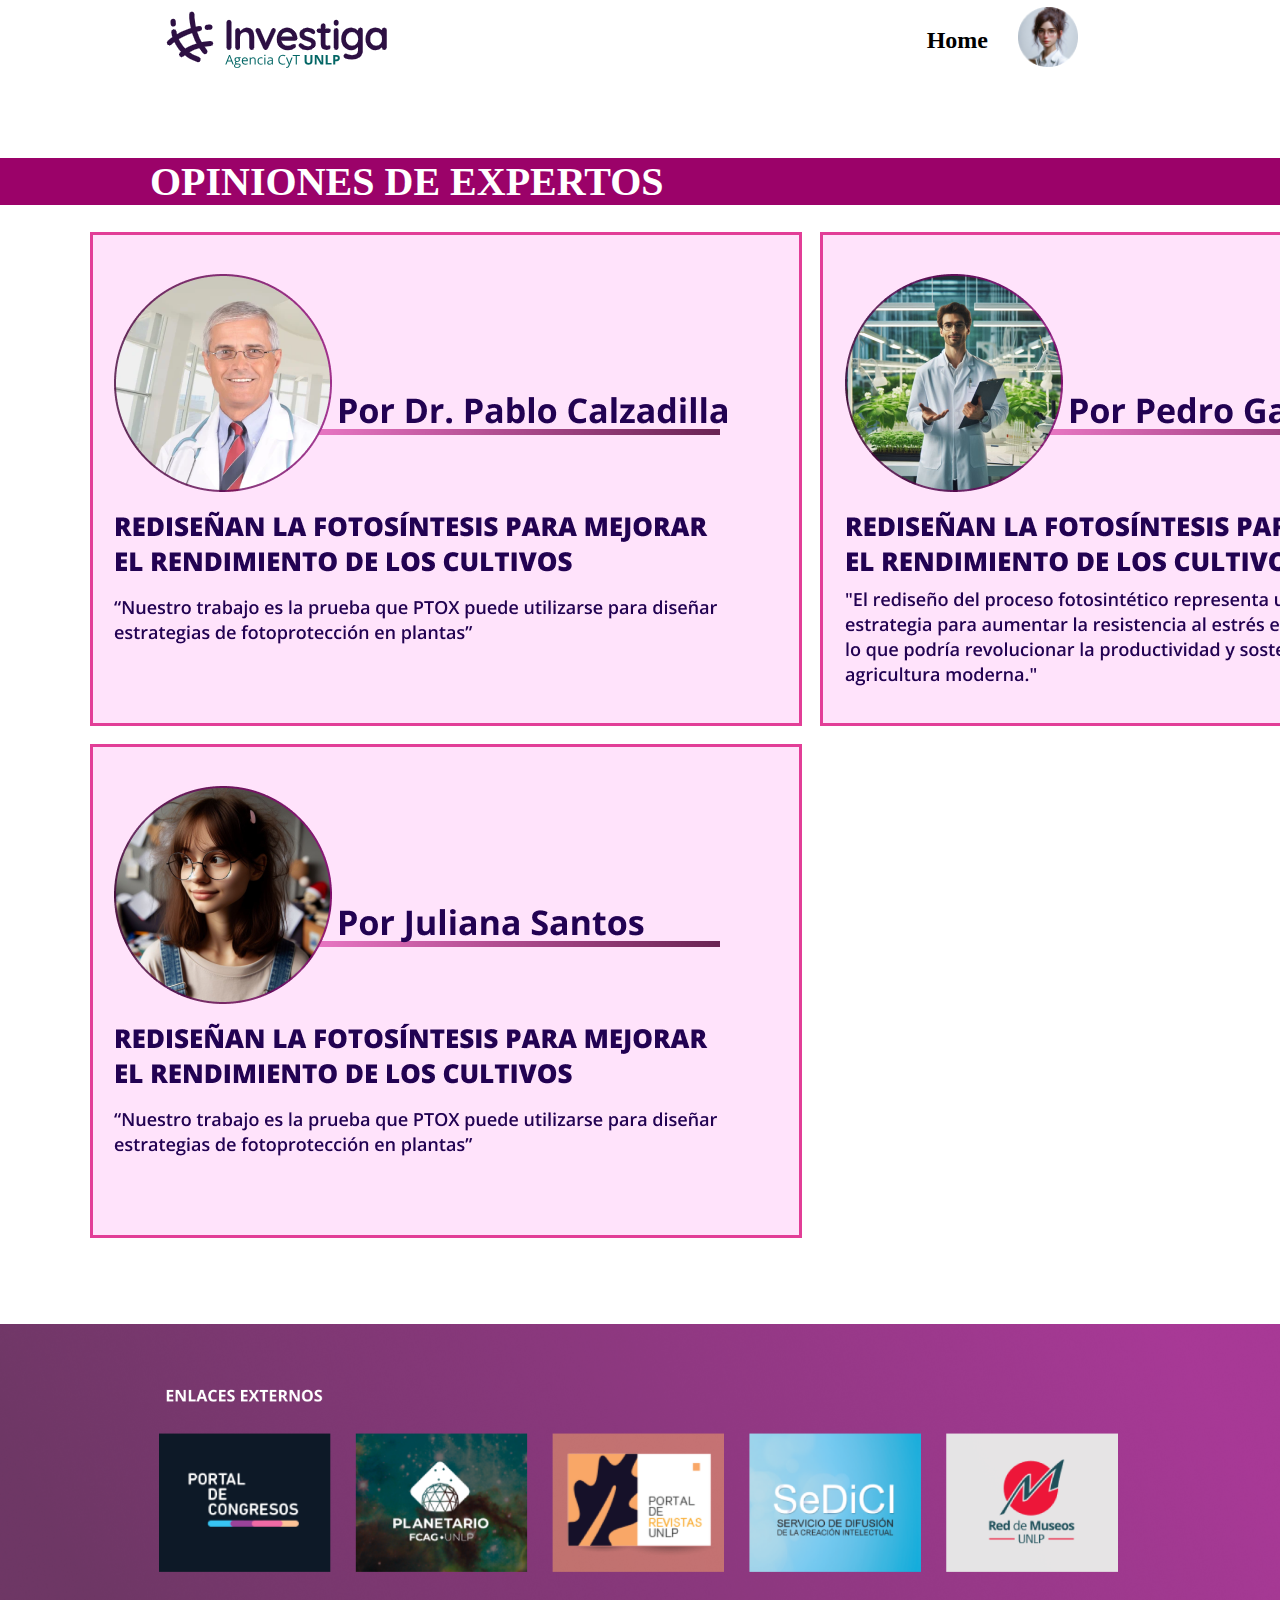
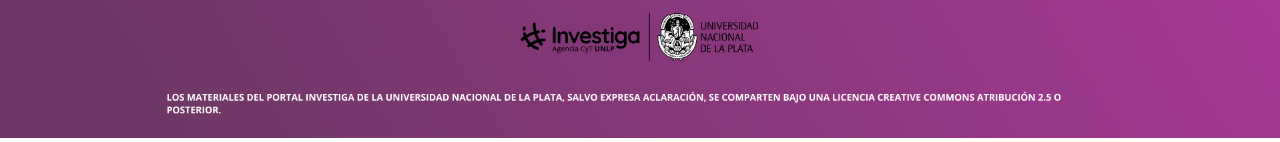
<file: TP2/opiniones.Html>
<!DOCTYPE html>
<html lang="en">
<head>
    <meta charset="UTF-8">
    <meta name="viewport" content="width=device-width, initial-scale=1.0">
    <title>Document</title>
    <link rel="stylesheet" href="./opiniones.CSS">
</head>
<body>
    <section class="info">
        <header>
            <img class="logo-header" src="./img Home/logo.png" alt="logo.png">
        <div class="opciones">
            <h2><a href="./home.html">Home</h3></a>
                <img src="./img Home/user.png" alt="user.png">
            </div>
        </header>
    </section>
        <div class="titulo">
            <h1 class="info">OPINIONES DE EXPERTOS</h1>
        </div>
    <section class="infor">
        <img src="./img Opiniones/Opiniones.png" alt="opiniones">
    </section>
    <footer>
        <section class="footer">
            <img src="./img Opiniones/Footer.png" alt="footer">
        </section>
    </footer>
</body>
</html>
</file>
<file: home.css>
html, body{
    margin:0;
    padding: 0;
}
header{
    display: flex; /* Utilizamos flexbox para alinear los elementos */
    align-items: center; /* Alineamos verticalmente al centro */
    justify-content: space-between; /* Distribuimos los elementos de forma equitativa */
    padding: 2px; /* Añadimos un poco de espacio alrededor de los elementos */  
    margin: 0px;
    
}
.logo-header{
    margin-left: 50px;
    margin-top: 20px;
}
header h3 {
margin-right: 144px; /* Margen entre h3 */
color: white;
font-weight: bold;
font-size: 24px;
}
.secciones{
    display: flex;
    flex-direction: row;
    margin-left: 500px;
}
.imagenes{
    display: flex;
    flex-direction: row;
}
.imagenes img{
    margin-right: 68px;
    width: auto;
    height: 50px;
}

.portada img{
    opacity: 100%;
    position: absolute;
    top: 0;
    z-index: -1;
    left: 0;
    right: 0;
    width: 100%; 
    height: 680px; 
}
.Texto{
font-weight:bolder;
padding-top: -10px;
margin-left: 238px;
margin-block: 6px;
}
.titulo-superior{
    margin-bottom: 3px;
    font-size: 24px;
    font-weight: bolder;
    color: #f32cc7;
}
.titulo{
    margin-top: 3px;
    margin-bottom: 3px;
    font-size: 55px;
    font-weight: bolder;
    color: white;
}
.informacion{
    padding-top: 13px;
    margin-left: 50px;
    font-size: 24px;
    font-weight: bolder;
    background: linear-gradient(90deg, rgba(146,7,123,0.8) 0%, rgba(73,5,62,0.8) 100%);
    color: white;
    text-align: center;
    width: 300px;
    height: 50px;
    border-radius: 10px;
}
.Texto a{
    text-decoration: none;
    cursor: pointer;
}

.Texto h3{
    pointer-events: none;
}
.section1 {
    background-color: white;
    display: flex; 
    justify-content: center; 
    gap: 30px; 
}

.caja {
    text-align: center; /* Centra el texto dentro de la caja */
    flex: 1; /* Hace que las cajas ocupen el mismo espacio */
    max-width: 110px; /* Ancho máximo para las cajas */
    margin-top: 100px;
    margin-inline: 40px;
}

.caja img {
    width: 60px; /* Ajusta la imagen para llenar su contenedor */
    height: 50px; /* Ajusta la altura automáticamente */
}

.caja h3 {
    margin-top: 10px; /* Espacio superior para separar la imagen del texto */
}

.section2 img{
    padding-top: 100px;
    background-color: white;
    width: 100%;
    margin: 0;
}
footer{
    left: 0;
    right: 0;
}
.footer img{
    margin-right: 0;
    padding: 0;
    width: 100%;

}
</file>
<file: noticia.css>
.info{
    margin-left: 200px;
    margin-right: 200px;
    
}
body{
    background-color: white;
    padding: 0;
    margin: 0;
}
header{
    display: flex; /* Utilizamos flexbox para alinear los elementos */
    align-items: center; /* Alineamos verticalmente al centro */
    justify-content: space-between; /* Distribuimos los elementos de forma equitativa */
    padding: 2px; /* Añadimos un poco de espacio alrededor de los elementos */
    padding-bottom: 50px;  
}
.opciones{
    display: flex;
    flex-direction: row;
    justify-content: center;
}
.opciones img{
    margin-left: 30px;
    width: 60px;
    height: 60px;
}
.foto-noticia img{
    width: 1300px;
    height: auto;
}
.redes-sociales{
    display: grid;
    grid-template-columns: 1fr 1fr 1fr 1fr 1fr;
    width: 20%;
    align-items: center;
    justify-content: center;
}
.redes-sociales img{
    margin-top: -30px;
    width: 30px;
    height: 30px;
    margin-inline: 20px;

}
.texto img{
    margin-top: 60px;
    width: 1300px;
    height: auto;
}

.opiniones img{
    margin-top: 250px;
    width: 1300px;
    height: auto;
}
footer{
    padding: 0px;
    left: 0%;
    right: 0%;
    background: rgb(73,5,62);
    background: linear-gradient(0deg, rgba(73,5,62,1) 0%, rgba(187,17,159,1) 100%);
}

.comentarios{
    color: white;
    margin-left: 40px;
    font-size: 36px;
}

.coment-user{
    display: flex;
    flex-direction: row;
    justify-content: start;
    align-items: center;
    padding-top: 10px;
    padding-bottom: 10px;
    margin-left: 60px;
    margin-right: 40px;
    background-color:#EBD9E8 ;
    border-radius: 20px;
}
.coment-user h3{
    font-size: 32px;
    font-weight: bolder;
    margin-left: 30px;
    color: #92077B;
}
.coment-user img{
    width: 70px;
    height: 70px;
    margin-left: 40px;
}
.coment-titulo{
    padding-top:20px ;
    display: flex;
    flex-direction: row;
    justify-content: start;
    margin-left: 130px;
}
.input{
    font-family: Arial, Helvetica, sans-serif;
    text-align:start;
    margin-left: 20px;
    width: 1080px;
    height: 40px;
    margin-top: 0;
    margin-bottom: 0;
    border: 0;
    font-size: 20px;
    outline: none;
    background-color: #EBD9E8;
    box-sizing: border-box;
    max-width: 1080px;
}
::placeholder{
    color: #92077B;
    font-size: 30px;
    font-weight: bolder;
}
.enviar{
    position: absolute;
    align-items: center;
    margin-top: 33px;
    margin-bottom: 30px;
    margin-left: 1154px;
}
.enviar img{
    background-color: #58044a;
    padding-top: 33px;
    padding-bottom: 33px;
    padding-left: 10px;
    padding-right: 14px;
    border-top-right-radius: 20px;
    border-bottom-right-radius: 20px;
    width: 25px;
    height: 25px;
}
.coment-titulo h2{
    color: white;
    font-size: 36px;
    font-weight: bold;
    margin-left: 20px;
}
.coment{
    display: flex;
    flex-direction: column;
    justify-content: start;
}
.caja img{
    width: 100px;
    height: 100px;
    padding: 40px;
}
.caja{
    display: flex;
    flex-direction: row;
    justify-content: start;
}
.txt{
    display: flex;
    flex-direction: column;
    justify-content: start;
    margin-top: 20px;
}
.txt h4, h5{
    margin:4px;
}
.txt h4{
    font-size: 24px;
    font-weight: bold;
    color: white;
}
.txt h5{
    font-size: 20px;
    font-weight: lighter;
    color: white;
}
.caja h3{
    background-color: white;
    margin-right: 1020px;
    padding: 5px;
border-radius: 10px;
}
.responder{
   font-size: 20px;
   font-weight: lighter;
   color: #92077B;
}
.cargarmascomentarios{
    background-color: #B54F93;
    border-radius: 20px;
    display: flex;
    flex-direction: row;
    justify-content: center;
    color: white;
    margin-top: 50px;
    margin-left: 400px;
    margin-right: 400px;
    padding: 20px;
    font-size: 36px;
    font-weight: light;
}
.FootER{
    display: flex;
    flex-direction: row;
    justify-content: center;
    padding: 0px;
    margin-top: 0px;

}
.FootER img{
   
    width: 800px;
    height: 700px;
}

.texto-final{
    display: flex;
    flex-direction: row;
    justify-content: center;
    color: white;
    text-align: center;
    font-size: 12px;
    margin-bottom: 40px;
    padding-bottom: 100px;
}



/*BOTON DE GUARDAR LA NOTICIA*/
#imagen{
    margin-top: -30px;
    padding-left: 8px;
    scale: 150%;
}
</file>
<file: TP2/home.css>
html, body{
    margin:0;
    padding: 0;
}
header{
    display: flex; /* Utilizamos flexbox para alinear los elementos */
    align-items: center; /* Alineamos verticalmente al centro */
    justify-content: space-between; /* Distribuimos los elementos de forma equitativa */
    padding: 2px; /* Añadimos un poco de espacio alrededor de los elementos */  
    margin: 0px;
    
}
.logo-header{
    margin-left: 50px;
    margin-top: 20px;
}
header h3 {
margin-right: 144px; /* Margen entre h3 */
color: white;
font-weight: bold;
font-size: 24px;
}
.secciones{
    display: flex;
    flex-direction: row;
    margin-left: 500px;
}
.imagenes{
    display: flex;
    flex-direction: row;
}
.imagenes img{
    margin-right: 68px;
    width: auto;
    height: 50px;
}

.portada img{
    opacity: 100%;
    position: absolute;
    top: 0;
    z-index: -1;
    left: 0;
    right: 0;
    width: 100%; 
    height: 680px; 
}
.Texto{
font-weight:bolder;
padding-top: -10px;
margin-left: 238px;
margin-block: 6px;
}
.titulo-superior{
    margin-bottom: 3px;
    font-size: 24px;
    font-weight: bolder;
    color: #f32cc7;
}
.titulo{
    margin-top: 3px;
    margin-bottom: 3px;
    font-size: 55px;
    font-weight: bolder;
    color: white;
}
.informacion{
    padding-top: 13px;
    margin-left: 50px;
    font-size: 24px;
    font-weight: bolder;
    background: linear-gradient(90deg, rgba(146,7,123,0.8) 0%, rgba(73,5,62,0.8) 100%);
    color: white;
    text-align: center;
    width: 300px;
    height: 50px;
    border-radius: 10px;
}
.Texto a{
    text-decoration: none;
    cursor: pointer;
}

.Texto h3{
    pointer-events: none;
}
.section1 {
    background-color: white;
    display: flex; 
    justify-content: center; 
    gap: 30px; 
}

.caja {
    text-align: center; /* Centra el texto dentro de la caja */
    flex: 1; /* Hace que las cajas ocupen el mismo espacio */
    max-width: 110px; /* Ancho máximo para las cajas */
    margin-top: 100px;
    margin-inline: 40px;
}

.caja img {
    width: 60px; /* Ajusta la imagen para llenar su contenedor */
    height: 50px; /* Ajusta la altura automáticamente */
}

.caja h3 {
    margin-top: 10px; /* Espacio superior para separar la imagen del texto */
}

.section2 img{
    padding-top: 100px;
    background-color: white;
    width: 100%;
    margin: 0;
}
footer{
    left: 0;
    right: 0;
}
.footer img{
    margin-right: 0;
    padding: 0;
    width: 100%;

}
</file>
<file: TP2/noticia.css>
html{
    height: 100%;
    font-family: 'Open Sans';
}
.info{
    margin-left: 150px;
    margin-right: 200px;
    
}
body{
    background-color: white;
    padding: 0;
    margin: 0;
}
header{
    display: flex; /* Utilizamos flexbox para alinear los elementos */
    align-items: center; /* Alineamos verticalmente al centro */
    justify-content: space-between; /* Distribuimos los elementos de forma equitativa */
    padding: 2px; /* Añadimos un poco de espacio alrededor de los elementos */
    padding-bottom: 50px;  
}
.opciones{
    display: flex;
    flex-direction: row;
    justify-content: center;
}
.opciones a{
    text-decoration: none;
    color: black;
}
.opciones img{
    margin-left: 30px;
    width: 60px;
    height: 60px;
}
/*NOTICIA*/
.Noticia h3{
    color: #F32CC7;
    font-size: 24px;
    font-weight: 900;
}
.Noticia h1{
    color: #350183;
    font-size: 58px;
    font-weight: 900px;
}
.Noticia p{
    font-size: 24px;
    font-weight: 600;
}
.Noticia img{
    margin-right:200px;
    width: 100%;
}
.redes-sociales{
    margin-top: 50px;
    display: grid;
    grid-template-columns: 1fr 1fr 1fr 1fr 1fr;
    width: 20%;
    align-items: center;
    justify-content: center;
}
.redes-sociales img{
    margin-top: -30px;
    width: 30px;
    height: 30px;
    margin-inline: 20px;

}

/*TEXTO*/
.informacion{
    margin-left: 150px;
    margin-right: 200px;
}
.informacion p{
    font-size: 24px;
    line-height: 30px;
    margin-top: 50px;
}
.etiquetas{
    display: flex;
    flex-direction: row;
    justify-content: start;
}
.temas{
    display: flex;
    flex-direction: row;
    justify-content: start;
    color: #350183;
}
.temas h2{
    margin-left: 20px;
}

/*OPINIONES*/
.opiniones h1{
    color: #220252;
    font-size: 36px;
    font-weight:900;
}
.opiniones img{
    width: 105%;    
}
.Boton-opinion{
    background: linear-gradient(353deg, rgba(73,5,62,1) 25%, rgba(146,7,123,1) 76%);
    text-align: end;
    margin-right: 50px;
    margin-left: 900px;
    border-radius: 10px;
}
.Boton-opinion a{
    text-decoration: none;
    color: white;
}
.Boton-opinion h2{
    color: white;
    margin: 30px;
    padding-top: 10px;
    padding-bottom: 10px;
    padding-right: 29px;
}

/*COMENTARIOS*/
.tab-container {
    margin-top: 100px;
    background-color: white;
}

.tabs {
    display: flex;
    justify-content: flex-start;
    background-color: transparent;
    margin-left: 100px;
}

.tab {
    border-top-left-radius: 20px;
    border-top-right-radius: 20px;
    padding: 10px;
    padding-left: 40px;
    padding-right: 40px;
    text-align: center;
    border: white;
    background-color: #AF8EAA;
    cursor: pointer;
    color: white;
    font-size: 20px;
    font-weight: 900;
}

.tab.active {
    background: #A83A97;
    padding: 10px;
    padding-left: 40px;
    padding-right: 40px;
    
}

.tab-content {
    padding: 20px;
    background: rgb(73,5,62);
    background: linear-gradient(0deg, rgba(73,5,62,1) 0%, rgba(187,17,159,1) 100%);
    color: white;
}

.tab-pane {
    margin-left: 200px;
    margin-right: 200px;
    display: none;
}

.tab-pane.active {
    margin-left: 200px;
    margin-right: 200px;
    display: block;
}

.comment-form {
    display: flex;
    flex-direction: row;
    justify-content: start;
    margin-bottom: 20px;
    margin-top: 70px;

}
.comment-form img{
    position: absolute;
    margin-left: 10px;
    margin-top: 10px;
}
.comment-form textarea {
    width: 98%;
    border-color: #650656;
    border-width: 2px;
    height: 70px;
    padding-top: 20px;
    padding-left: 70px;
    border-top-left-radius: 20px;
    border-bottom-left-radius: 20px;
    box-sizing: border-box;
    resize: none;
    font-family: 'Open Sans', sans-serif;

}
::placeholder{
    color: #BC6AAE;
    font-size: 20px;
    font-weight: 800;
}

.comment-form button {
    padding: 10px;
    border-top-right-radius: 20px;
    border-bottom-right-radius: 20px;
    border: none;
    background-color: #650656;
    color: #fff;
    cursor: pointer;
    transition: background-color 0.3s;
    font-family: 'Open Sans', sans-serif;
}


.comment-form button:hover {
    background-color: #8A2BE2;
}

.comment {
    display: flex;
    margin-bottom: 20px;
    padding: 10px;
    border-radius: 5px;
    color: black;
}

.profile-pic {
    border-radius: 50%;
    margin-right: 20px;
}

.profile{
    border-radius: 50%;
    width: 80px;
    height: 80px;
    margin-right: 20px;
}

.comment-content {
    color: white;
    flex: 1;
}

.username {
    font-weight: bold;
    margin: 0;
    font-family: 'Open Sans', sans-serif;
}

.text {
    margin: 5px 0;
    font-family: 'Open Sans', sans-serif;
}

.comment-actions button {
    margin-right: 10px;
    padding: 5px;
    border: none;
    background-color: transparent;
    cursor: pointer;
    transition: background-color 0.3s;
    font-family: 'Open Sans', sans-serif;
}
.comment-actions h3{
    background-color: white;
    padding: 10px;
    border-radius: 20px;
    color: #9B0269;
}

.comment-actions button img {
    vertical-align: middle;
}

/*Footer*/
footer img{
    margin-left: 190px;
    margin-right: 200px;
    width: 75%;
}



/*BOTON DE GUARDAR LA NOTICIA*/
#imagen{
    margin-top: -30px;
    padding-left: 8px;
    scale: 150%;
}
</file>
<file: TP2/opiniones.CSS>
html{
    height: 100%;
}
.info{
    margin-left: 150px;
    margin-right: 200px;
    
}
body{
    background-color: white;
    padding: 0;
    margin: 0;
}
header{
    display: flex; /* Utilizamos flexbox para alinear los elementos */
    align-items: center; /* Alineamos verticalmente al centro */
    justify-content: space-between; /* Distribuimos los elementos de forma equitativa */
    padding: 2px; /* Añadimos un poco de espacio alrededor de los elementos */
    padding-bottom: 50px;  
}
.opciones{
    display: flex;
    flex-direction: row;
    justify-content: center;
}
.opciones a{
    text-decoration: none;
    color: black;
}
.opciones img{
    margin-left: 30px;
    width: 60px;
    height: 60px;
}
.infor{
    margin-left: 90px;
    margin-right: 200px;
}

/*TITULO*/
.titulo{
    margin-top: 30px;
    background-color: #9B0269;
    width: 100%;
}
.titulo h1{
    color: white;
    font-size: 40px;
    font-weight: 800;

}
footer{
    left: 0;
    right: 0;
}
.footer img{
    margin-right: 0;
    padding: 0;
    width: 100%;

}
</file>
